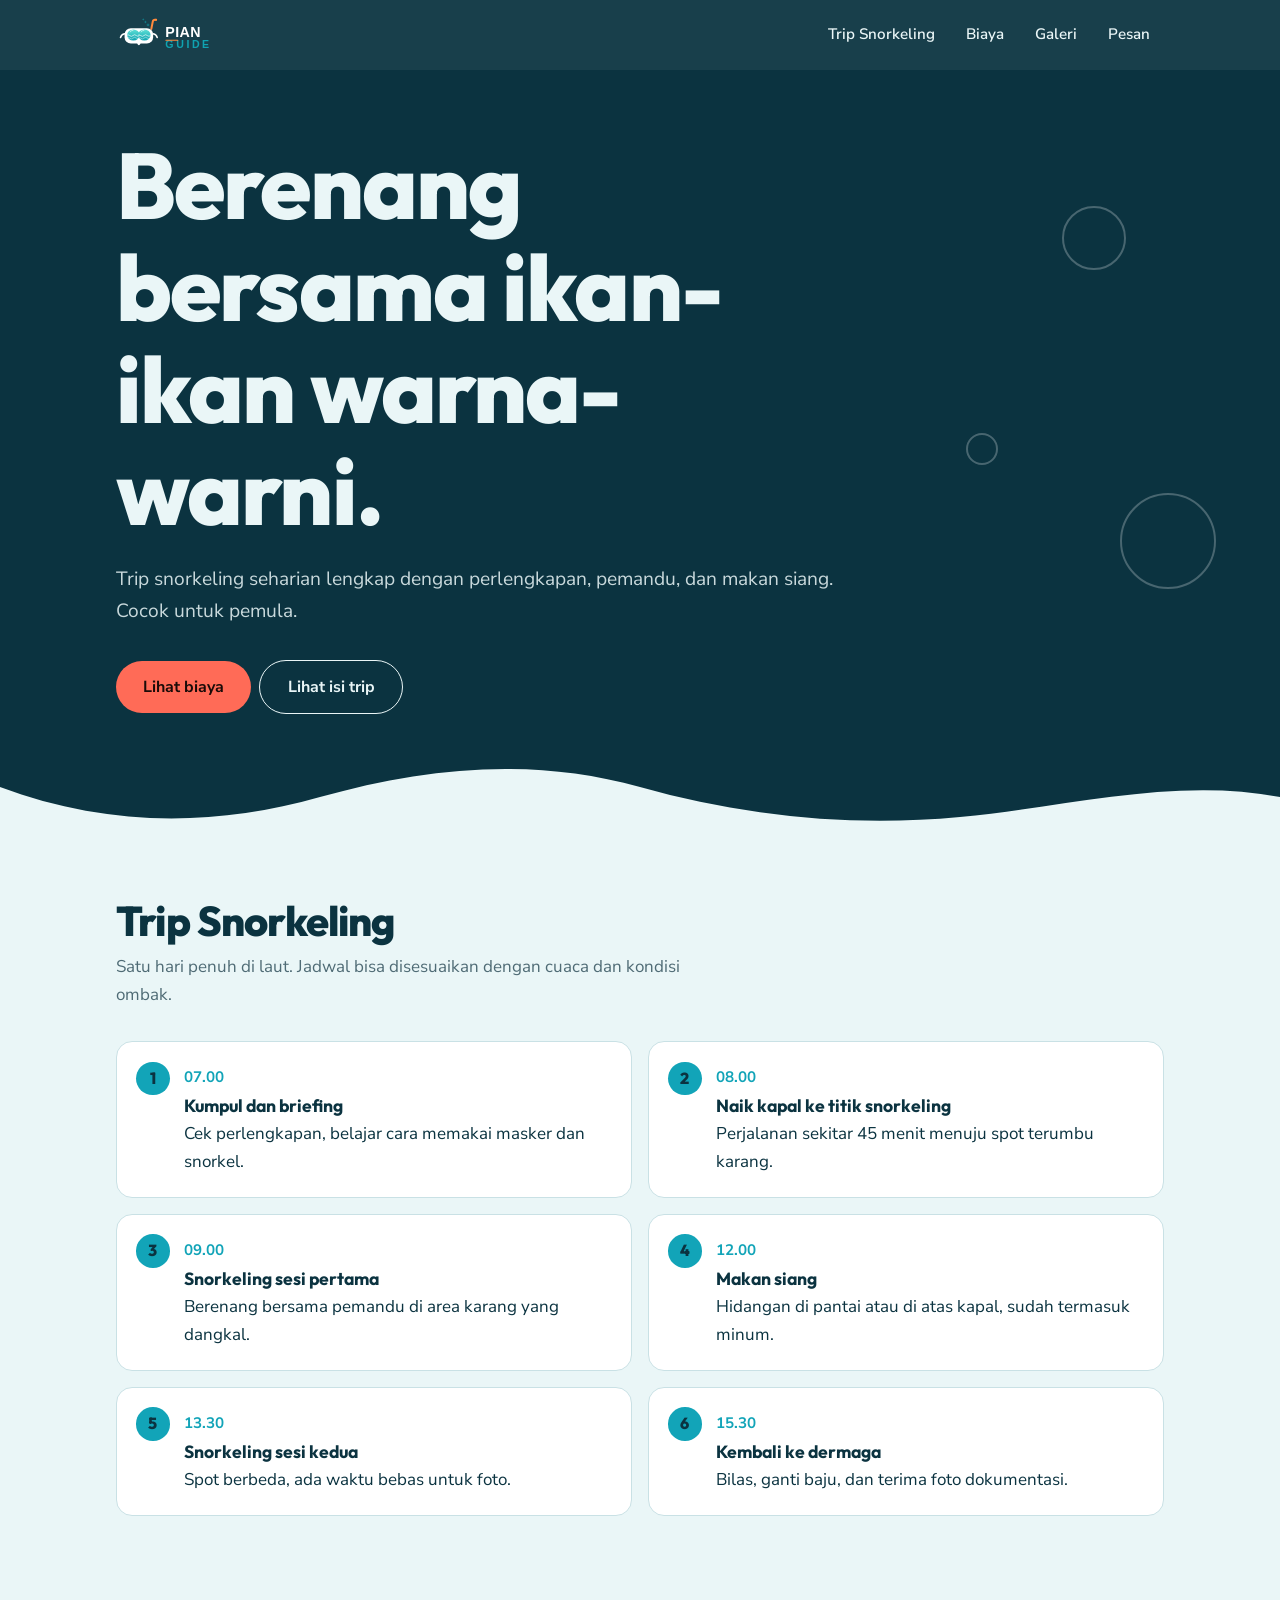
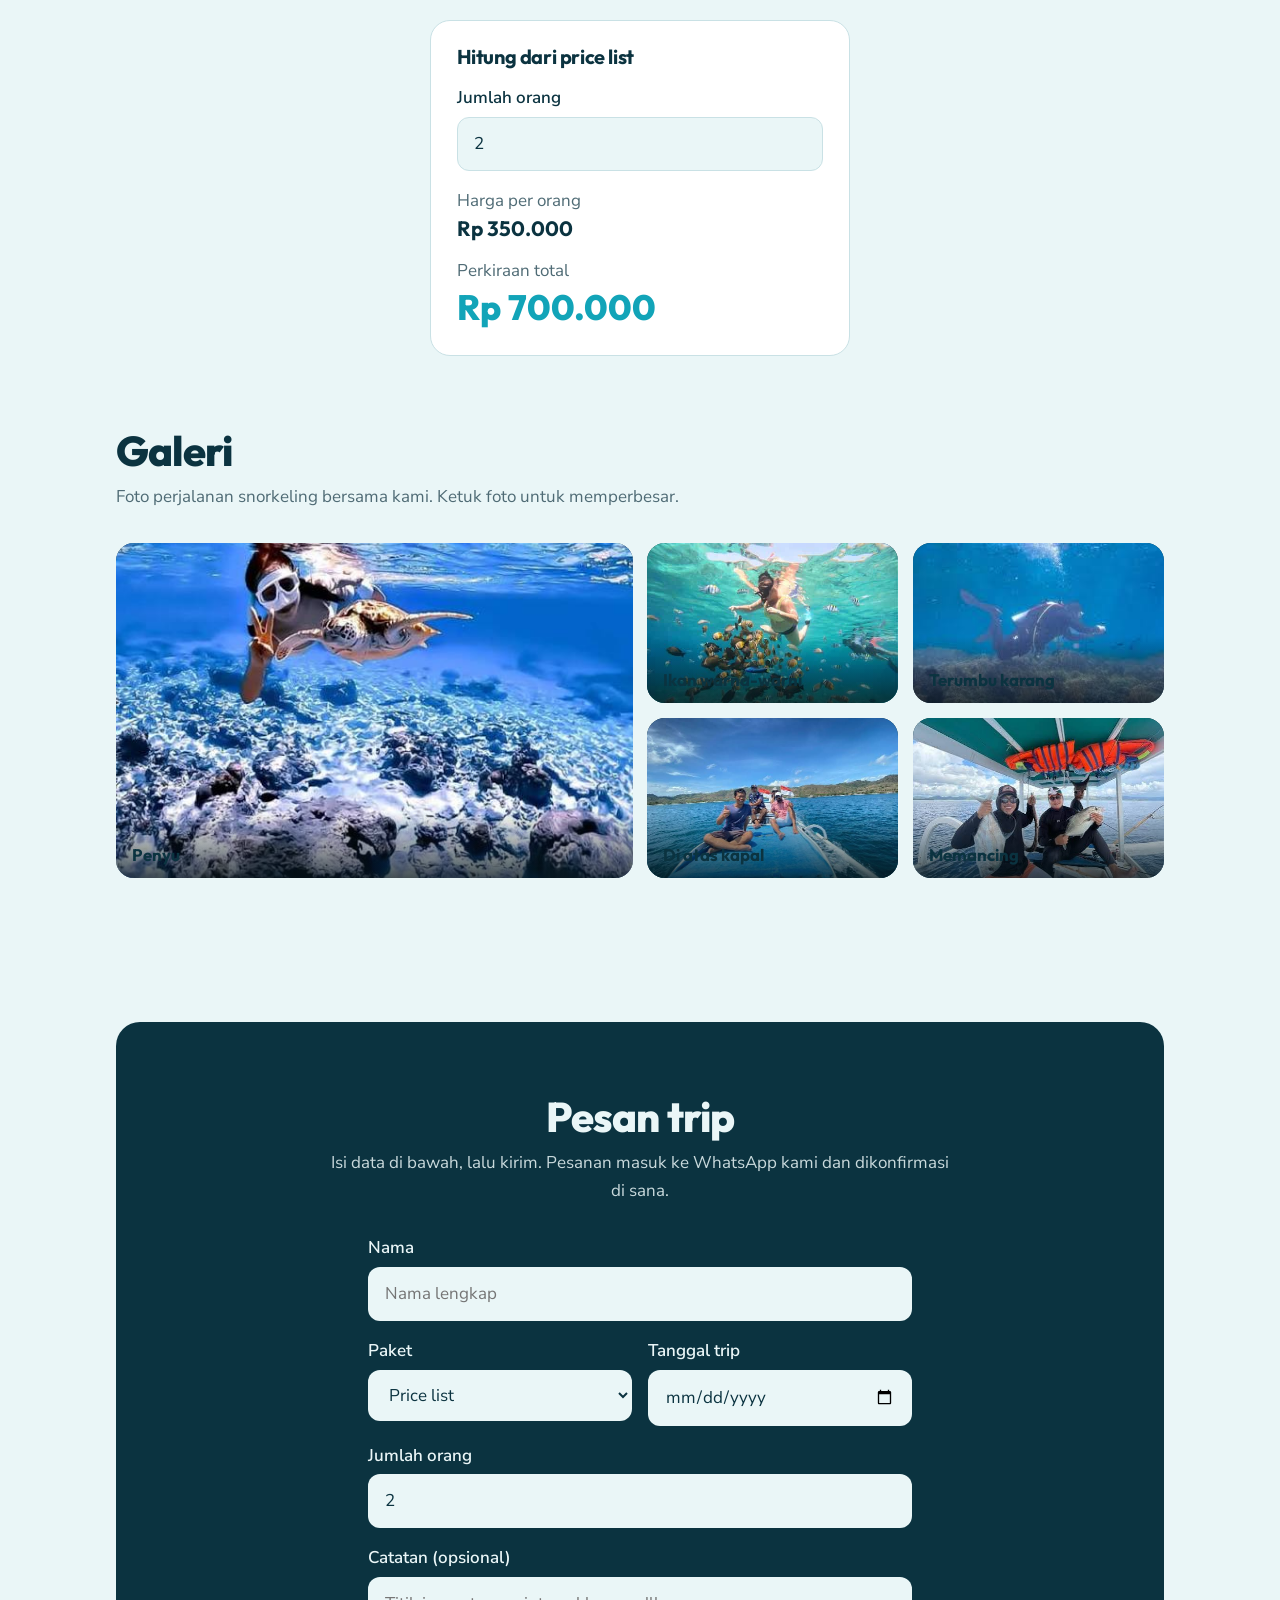
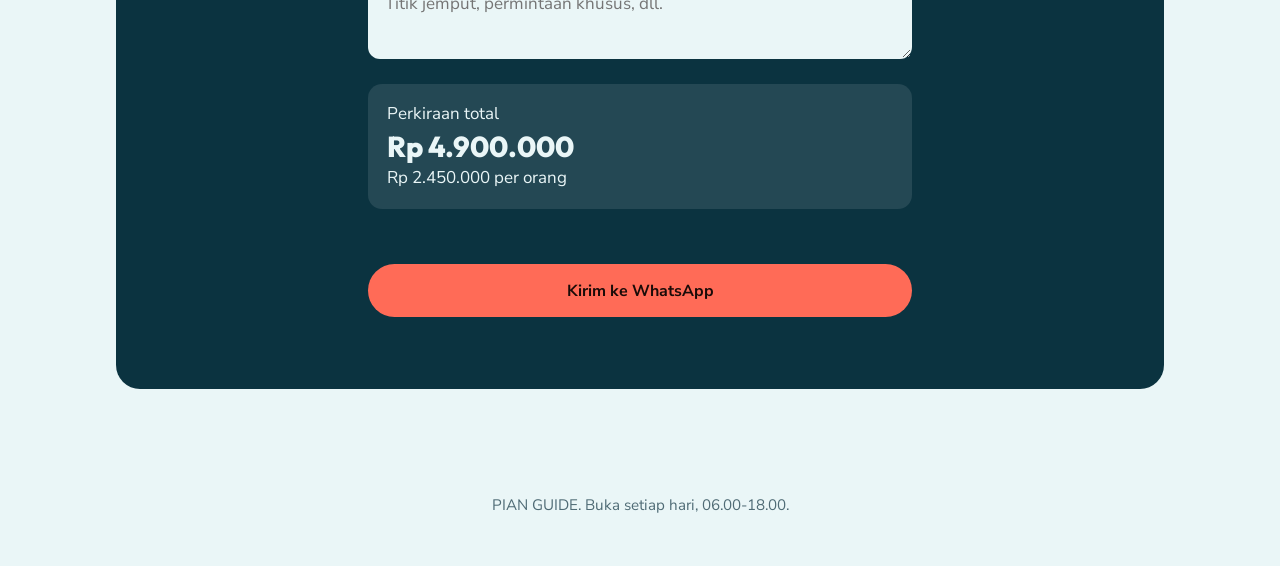
<file: index.html>
<!DOCTYPE html>
<html lang="id">
<head>
<meta charset="utf-8">
<meta name="viewport" content="width=device-width, initial-scale=1, viewport-fit=cover">
<title>Trip Snorkeling - PIAN GUIDE</title>
<link href="https://fonts.googleapis.com/css2?family=Outfit:wght@500;700;800&family=Nunito+Sans:wght@400;600&display=swap" rel="stylesheet">
<style>
:root{
  --bg:#EAF6F7;--card:#FFFFFF;--ink:#0B3340;--muted:#4F6B75;--line:#C9E1E5;
  --deep:#0B3340;--sea:#12A4B8;--coral:#FF6B57;--on-coral:#1A0B08;--on-deep:#EAF6F7;
  --head:"Outfit","Trebuchet MS",system-ui,sans-serif;--body:"Nunito Sans",system-ui,-apple-system,"Segoe UI",sans-serif;
  box-sizing:border-box;padding-top:env(safe-area-inset-top,0px);padding-bottom:env(safe-area-inset-bottom,0px)
}
@media (prefers-color-scheme:dark){:root:not([data-theme="light"]){--bg:#071D26;--card:#0E2B37;--ink:#E4F3F5;--muted:#93B3BC;--line:#1B4251;--deep:#04141B;--sea:#3CC8DB}}
:root[data-theme="dark"]{--bg:#071D26;--card:#0E2B37;--ink:#E4F3F5;--muted:#93B3BC;--line:#1B4251;--deep:#04141B;--sea:#3CC8DB}
html{scroll-behavior:smooth;scroll-padding-top:5rem}
*,*::before,*::after{box-sizing:border-box}
body{margin:0;background:var(--bg);color:var(--ink);font:400 1.0625rem/1.65 var(--body)}
a{color:inherit}
:focus-visible{outline:3px solid var(--coral);outline-offset:3px;border-radius:6px}
.wrap{max-width:68rem;margin:0 auto;padding:0 1.25rem}
h1,h2,h3{font-family:var(--head);line-height:1.1;margin:0;letter-spacing:-.02em}
h2{font-weight:800;font-size:clamp(1.8rem,4.5vw,2.6rem);margin-bottom:.6rem}
h3{font-weight:700;font-size:1.25rem}
p{margin:0 0 1rem;max-width:62ch}.muted{color:var(--muted)}
.top{position:sticky;top:0;z-index:10;background:color-mix(in srgb,var(--deep) 94%,transparent);backdrop-filter:blur(8px);padding-top:env(safe-area-inset-top,0px)}
.top .wrap{display:flex;align-items:center;justify-content:space-between;gap:1rem;padding-block:.8rem}
.logo{display:flex;align-items:center;text-decoration:none;flex-shrink:0;white-space:nowrap}
.logo img{height:44px;width:auto;display:block}
nav{display:flex;gap:.25rem;overflow-x:auto}
nav a{color:var(--on-deep);text-decoration:none;font-weight:600;font-size:.95rem;padding:.45rem .85rem;border-radius:999px;white-space:nowrap}
nav a:hover,nav a:focus-visible{background:rgba(255,255,255,.14)}
nav a.on{background:var(--coral);color:var(--on-coral)}
.hero{background:var(--deep);color:var(--on-deep);position:relative;overflow:hidden;padding:4rem 0 7rem}
.hero h1{font-weight:800;font-size:clamp(2.6rem,9vw,5.8rem);max-width:12ch;animation:rise .9s both cubic-bezier(.2,.8,.2,1)}
.hero p{font-size:1.2rem;margin:1.4rem 0 2rem;opacity:.85}
.btn{display:inline-block;background:var(--coral);color:var(--on-coral);font-weight:700;text-decoration:none;padding:.95rem 1.7rem;border-radius:999px;border:0;font:700 1rem var(--body);cursor:pointer;transition:transform .15s}
.btn:hover{transform:translateY(-2px)}
.btn.line{background:transparent;color:inherit;border:1.5px solid currentColor;margin-left:.5rem}
.wave{position:absolute;left:0;bottom:-1px;width:100%;height:5rem;display:block}
.bubble{position:absolute;border-radius:50%;border:2px solid rgba(255,255,255,.25);animation:float 9s infinite ease-in-out}
section{padding:4.5rem 0}
.steps{list-style:none;padding:0;margin:2rem 0 0;display:grid;gap:1rem;counter-reset:s}
.steps li{counter-increment:s;background:var(--card);border:1.5px solid var(--line);border-radius:16px;padding:1.3rem 1.3rem 1.3rem 4.2rem;position:relative}
.steps li::before{content:counter(s);position:absolute;left:1.2rem;top:1.2rem;width:2.1rem;height:2.1rem;border-radius:50%;background:var(--sea);color:var(--deep);font:800 1rem/2.1rem var(--head);text-align:center}
.steps b{font-family:var(--head);display:block;font-size:1.1rem}
.time{color:var(--sea);font-weight:700;font-size:.95rem}
.prices{display:grid;gap:1.25rem;margin-top:2rem}
.plan{background:var(--card);border:1.5px solid var(--line);border-radius:20px;overflow:hidden;display:flex;flex-direction:column}
.plan img{width:100%;height:auto;display:block;cursor:zoom-in}
.plan .in{padding:1.4rem 1.6rem 1.6rem;display:flex;flex-direction:column;flex:1}
.price{font:800 2.3rem/1 var(--head);margin:.8rem 0 .2rem}.price small{font:600 .95rem var(--body);opacity:.7}
.plan ul{padding-left:1.2rem;margin:1rem 0 1.4rem;flex:1}.plan li{margin-bottom:.35rem}
.pl{margin-top:2rem;display:grid;gap:1.25rem;align-items:start}
.pl img{width:100%;max-width:28rem;height:auto;border-radius:20px;display:block;border:1.5px solid var(--line);cursor:zoom-in}
.calc{background:var(--card);border:1.5px solid var(--line);border-radius:20px;padding:1.6rem;display:grid;gap:1rem}
.calc label{font-weight:600;display:block;margin-bottom:.3rem}
.calc input{width:100%;font:inherit;padding:.75rem 1rem;border-radius:12px;border:1.5px solid var(--line);background:var(--bg);color:var(--ink)}
.total{font:800 2.2rem var(--head);color:var(--sea)}
.gal{display:grid;gap:.9rem;grid-template-columns:1fr 1fr;margin-top:2rem}
.gal figure{position:relative;margin:0;border-radius:18px;overflow:hidden;min-height:10rem;background:var(--deep)}
.gal figure:nth-child(1){grid-column:span 2;min-height:15rem}
.gal img{position:absolute;inset:0;width:100%;height:100%;object-fit:cover;display:block;cursor:zoom-in}
.gal figcaption{position:absolute;left:0;right:0;bottom:0;padding:2rem 1rem .8rem;font:700 1.05rem var(--head);color:fff;background:linear-gradient(to top,rgba(4,20,27,.75),transparent);pointer-events:none}
.contact{background:var(--deep);color:var(--on-deep);border-radius:24px;padding:3rem 1.5rem;text-align:center}
.contact p{margin-inline:auto;opacity:.85}
.contact form{max-width:34rem;margin:1.8rem auto 0;text-align:left;display:grid;gap:1rem}
.contact label{display:block;font-weight:600;margin-bottom:.3rem}
.contact input,.contact select,.contact textarea{width:100%;font:inherit;padding:.75rem 1rem;border-radius:12px;border:1.5px solid transparent;background:#EAF6F7;color:#0B3340;color-scheme:light}
.contact textarea{resize:vertical;min-height:4.5rem}
.contact .row{display:grid;gap:1rem}
.contact .est{background:rgba(255,255,255,.1);border-radius:14px;padding:1rem 1.2rem}
.contact .est b{display:block;font:800 1.8rem var(--head)}
.contact .err{color:FFB4A8;min-height:1.4em;margin:0}
.contact .btn{text-align:center}
footer{padding:2rem 0 3rem;text-align:center;color:var(--muted);font-size:.95rem}
.lb{position:fixed;inset:0;z-index:50;background:rgba(4,20,27,.92);display:none;align-items:center;justify-content:center;padding:1rem;cursor:zoom-out}
.lb.open{display:flex}.lb img{max-width:100%;max-height:100%;border-radius:12px}
@keyframes rise{from{opacity:0;transform:translateY(28px)}to{opacity:1;transform:none}}
@keyframes float{50%{transform:translateY(-18px)}}
@media (min-width:52rem){
  .contact .row{grid-template-columns:1fr 1fr}
  .prices{grid-template-columns:repeat(2,1fr)}.pl{grid-template-columns:auto 1fr}
  .gal{grid-template-columns:repeat(4,1fr)}.gal figure:nth-child(1){grid-column:span 2;grid-row:span 2}
  .steps{grid-template-columns:1fr 1fr}.contact{padding:4.5rem}
}
@media (max-width:40rem){.btn.line{margin:.6rem 0 0}}
@media (prefers-reduced-motion:reduce){*{animation:none!important;transition:none!important;scroll-behavior:auto!important}}
</style>
</head>
<body>
<header class="top"><div class="wrap">
  <a class="logo" href="atas"><img src="pian-guide-logo-light.svg" alt="PIAN GUIDE"></a>
  <nav aria-label="Menu utama">
    <a href="trip" class="on">Trip Snorkeling</a><a href="biaya.html">Biaya</a><a href="galeri.html">Galeri</a><a href="pesan.html">Pesan</a>
  </nav>
</div></header>

<main id="atas">
  <div class="hero">
    <span class="bubble" style="width:4rem;height:4rem;right:12%;top:18%"></span>
    <span class="bubble" style="width:2rem;height:2rem;right:22%;top:48%;animation-delay:-3s"></span>
    <span class="bubble" style="width:6rem;height:6rem;right:5%;top:56%;animation-delay:-6s"></span>
    <div class="wrap">
      <h1>Berenang bersama ikan-ikan warna-warni.</h1>
      <p>Trip snorkeling seharian lengkap dengan perlengkapan, pemandu, dan makan siang. Cocok untuk pemula.</p>
      <a class="btn" href="biaya.html">Lihat biaya</a><a class="btn line" href="#trip">Lihat isi trip</a>
    </div>
    <svg class="wave" viewBox="0 0 1440 80" preserveAspectRatio="none" aria-hidden="true"><path fill="var(--bg)" d="M0 40c120 40 240 40 360 10s240-40 360-10 240 40 360 30 240-40 360-20v30H0z"/></svg>
  </div>

  <section id="trip"><div class="wrap">
    <h2>Trip Snorkeling</h2>
    <p class="muted">Satu hari penuh di laut. Jadwal bisa disesuaikan dengan cuaca dan kondisi ombak.</p>
    <ol class="steps">
      <li><span class="time">07.00</span><b>Kumpul dan briefing</b>Cek perlengkapan, belajar cara memakai masker dan snorkel.</li>
      <li><span class="time">08.00</span><b>Naik kapal ke titik snorkeling</b>Perjalanan sekitar 45 menit menuju spot terumbu karang.</li>
      <li><span class="time">09.00</span><b>Snorkeling sesi pertama</b>Berenang bersama pemandu di area karang yang dangkal.</li>
      <li><span class="time">12.00</span><b>Makan siang</b>Hidangan di pantai atau di atas kapal, sudah termasuk minum.</li>
      <li><span class="time">13.30</span><b>Snorkeling sesi kedua</b>Spot berbeda, ada waktu bebas untuk foto.</li>
      <li><span class="time">15.30</span><b>Kembali ke dermaga</b>Bilas, ganti baju, dan terima foto dokumentasi.</li>
    </ol>
  </div></section>

  <div class="pl" style="display:flex;justify-content:center;align-items:center;width:100%">
  <form class="calc" onsubmit="return false" aria-label="Hitung biaya"
        style="width:100%;max-width:420px;margin:0 auto">
    <h3>Hitung dari price list</h3>
    <div>
      <label for="jm">Jumlah orang</label>
      <input id="jm" type="number" min="1" max="100" value="2" inputmode="numeric">
    </div>
    <div>
      <div class="muted">Harga per orang</div>
      <div id="pp" style="font:700 1.3rem var(--head)" aria-live="polite">Rp 350.000</div>
    </div>
    <div>
      <div class="muted">Perkiraan total</div>
      <div class="total" id="tt" aria-live="polite">Rp 700.000</div>
    </div>
  </form>
</div>

<script>
(function () {
  var HARGA_PER_ORANG = 350000;
  var input = document.getElementById('jm');
  var pp = document.getElementById('pp');
  var tt = document.getElementById('tt');

  function rupiah(n) {
    return 'Rp ' + n.toLocaleString('id-ID');
  }

  function hitung() {
    var jumlah = parseInt(input.value, 10);
    if (isNaN(jumlah) || jumlah < 1) jumlah = 1;
    if (jumlah > 100) jumlah = 100;
    pp.textContent = rupiah(HARGA_PER_ORANG);
    tt.textContent = rupiah(HARGA_PER_ORANG * jumlah);
  }

  input.addEventListener('input', hitung);
  input.addEventListener('change', function () {
    var v = parseInt(input.value, 10);
    if (isNaN(v) || v < 1) input.value = 1;
    if (v > 100) input.value = 100;
    hitung();
  });

  hitung();
})();
</script>
  <section id="galeri.html"><div class="wrap">
    <h2>Galeri</h2>
    <p class="muted">Foto perjalanan snorkeling bersama kami. Ketuk foto untuk memperbesar.</p>
    <div class="gal"><figure><img src="[data-uri]" alt="Bertemu penyu saat snorkeling" loading="lazy"><figcaption>Penyu</figcaption></figure><figure><img src="[data-uri]" alt="Snorkeling di antara ikan warna-warni" loading="lazy"><figcaption>Ikan warna-warni</figcaption></figure><figure><img src="[data-uri]" alt="Penyelam di atas terumbu karang" loading="lazy"><figcaption>Terumbu karang</figcaption></figure><figure><img src="[data-uri]" alt="Tamu menikmati perjalanan di atas kapal" loading="lazy"><figcaption>Di atas kapal</figcaption></figure><figure><img src="[data-uri]" alt="Memancing dari kapal" loading="lazy"><figcaption>Memancing</figcaption></figure></div>
  </div></section>
    <section id="kontak"><div class="wrap">
    <div class="contact">
      <h2>Pesan trip</h2>
      <p>Isi data di bawah, lalu kirim. Pesanan masuk ke WhatsApp kami dan dikonfirmasi di sana.</p>
      <form onsubmit="return false" aria-label="Form pemesanan">
        <div><label for="nm">Nama</label>
          <input id="nm" type="text" autocomplete="name" placeholder="Nama lengkap"></div>
        <div class="row">
          <div><label for="pk">Paket</label>
            <select id="pk">
              <option>Price list</option>
              <option>3 Gili Sekotong</option>
              <option>Secret Gilis Lombok</option>
            </select></div>
          <div><label for="tg">Tanggal trip</label>
            <input id="tg" type="date"></div>
        </div>
        <div><label for="jo">Jumlah orang</label>
          <input id="jo" type="number" min="1" max="100" value="2" inputmode="numeric"></div>
        <div><label for="ct">Catatan (opsional)</label>
          <textarea id="ct" placeholder="Titik jemput, permintaan khusus, dll."></textarea></div>
        <div class="est">Perkiraan total<b id="et">-</b><span id="en"></span></div>
        <p class="err" id="er" role="alert"></p>
        <a class="btn" id="kirim" href="#" target="_blank" rel="noopener">Kirim ke WhatsApp</a>
      </form>
    </div>
  </div></section>
</main>
<footer><div class="wrap">PIAN GUIDE. Buka setiap hari, 06.00-18.00.</div></footer>

<div class="lb" id="lb" role="dialog" aria-label="Gambar diperbesar"><img alt=""></div>

<script>
const jm=document.getElementById('jm'),tt=document.getElementById('tt'),pp=document.getElementById('pp');
const fmt=v=>'Rp '+v.toLocaleString('id-ID');
function harga(n){return n<=2?2450000:n===3?1750000:n===4?1375000:n<=6?1150000:null}
function hitung(){
  const n=Math.max(1,parseInt(jm.value)||1),h=harga(n);
  if(h===null){pp.textContent='Hubungi kami';tt.textContent='Tanya harga';return}
  pp.textContent=fmt(h);tt.textContent=fmt(Math.max(n,2)*h);
}
jm.addEventListener('input',hitung);
const lb=document.getElementById('lb'),lbi=lb.querySelector('img');
document.querySelectorAll('.plan img,.pl img,.gal img').forEach(i=>i.addEventListener('click',()=>{lbi.src=i.src;lbi.alt=i.alt;lb.classList.add('open')}));
lb.addEventListener('click',()=>lb.classList.remove('open'));
addEventListener('keydown',e=>{if(e.key==='Escape')lb.classList.remove('open')});

const WA='6287862232321';
const F={nm:document.getElementById('nm'),pk:document.getElementById('pk'),tg:document.getElementById('tg'),jo:document.getElementById('jo'),ct:document.getElementById('ct')};
const et=document.getElementById('et'),en=document.getElementById('en'),er=document.getElementById('er'),kirim=document.getElementById('kirim');
const d=new Date();F.tg.min=d.getFullYear()+'-'+String(d.getMonth()+1).padStart(2,'0')+'-'+String(d.getDate()).padStart(2,'0');
function estimasi(){
  const n=Math.max(1,parseInt(F.jo.value)||1),p=F.pk.value;
  if(p==='Price list'){const h=harga(n);return h===null?{t:'Tanya harga',n:'Price list berlaku untuk 2-6 orang.'}:{t:fmt(Math.max(n,2)*h),n:fmt(h)+' per orang'}}
  return n>=5?{t:fmt(n*300000),n:'Rp 300.000 per orang'}:{t:'Min. 5 orang',n:'Paket ini mulai dari 5 orang.'};
}
function tglIndo(v){return new Date(v+'T00:00').toLocaleDateString('id-ID',{weekday:'long',day:'numeric',month:'long',year:'numeric'})}
function update(){
  const e=estimasi();et.textContent=e.t;en.textContent=e.n;
  const n=Math.max(1,parseInt(F.jo.value)||1);
  const msg=['Halo PIAN GUIDE, saya mau pesan trip snorkeling.','',
    'Nama: '+(F.nm.value.trim()||'-'),'Paket: '+(F.pk.value==='Price list'?'Sesuai price list':F.pk.value),
    'Tanggal: '+(F.tg.value?tglIndo(F.tg.value):'-'),'Jumlah orang: '+n,'Perkiraan total: '+e.t+(e.n?' ('+e.n+')':''),
    'Catatan: '+(F.ct.value.trim()||'-'),'','Apakah tanggal ini masih tersedia?'].join('\n');
  kirim.href='https://wa.me/'+WA+'?text='+encodeURIComponent(msg);
}
Object.values(F).forEach(el=>{el.addEventListener('input',update);el.addEventListener('change',update)});
kirim.addEventListener('click',ev=>{
  if(!F.nm.value.trim()){ev.preventDefault();er.textContent='Isi nama Anda dulu.';F.nm.focus();return}
  if(!F.tg.value){ev.preventDefault();er.textContent='Pilih tanggal trip dulu.';F.tg.focus();return}
  er.textContent='';
});
document.querySelectorAll('[data-paket]').forEach(a=>a.addEventListener('click',()=>{F.pk.value=a.dataset.paket;update()}));
update();
const links=[...document.querySelectorAll('nav a')];
const io=new IntersectionObserver(es=>es.forEach(e=>{if(e.isIntersecting){links.forEach(l=>l.classList.toggle('on',l.getAttribute('href')==='#'+e.target.id))}}),{rootMargin:'-40% 0px -55% 0px'});
['trip','biaya','galeri','kontak'].forEach(id=>io.observe(document.getElementById(id)));
</script>
</body>
</html>
</file>
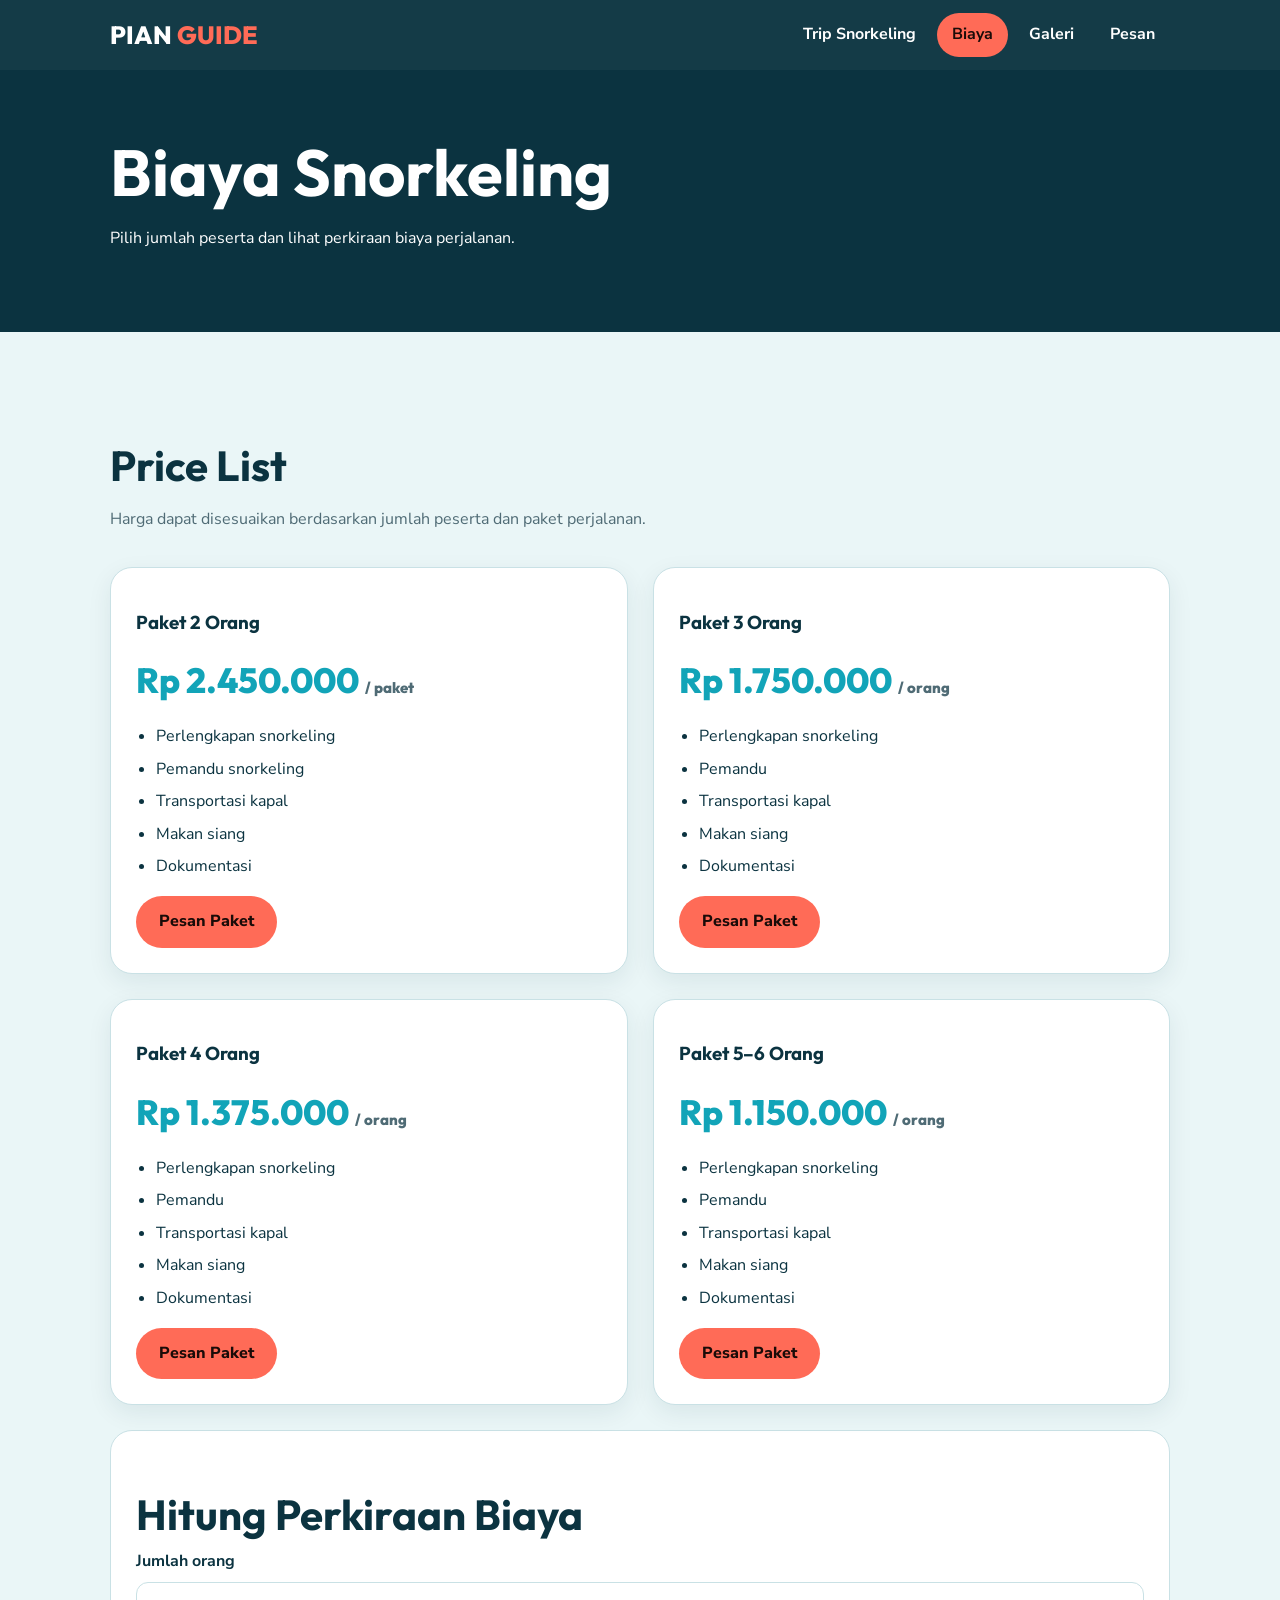
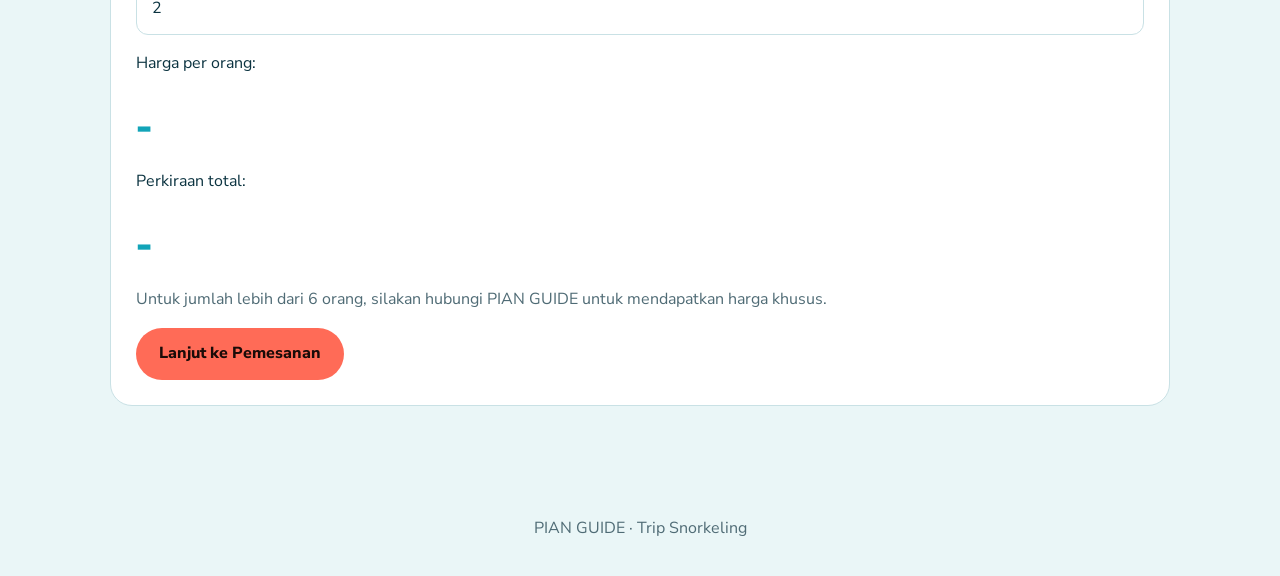
<file: biaya.html>
<!DOCTYPE html>
<html lang="id">

<head>

<meta charset="UTF-8">

<meta name="viewport"
      content="width=device-width, initial-scale=1.0">

<title>Biaya - PIAN GUIDE</title>

<link rel="stylesheet"
      href="style.css">

</head>

<body>

<header class="top">

<div class="wrap">

<a href="index.html"
   class="logo">
PIAN <span>GUIDE</span>
</a>

<nav>

<a href="index.html">
Trip Snorkeling
</a>

<a href="biaya.html"
   class="active">
Biaya
</a>

<a href="galeri.html">
Galeri
</a>

<a href="pesan.html">
Pesan
</a>

</nav>

</div>

</header>


<main>


<section class="page-title">

<div class="wrap">

<h1>
Biaya Snorkeling
</h1>

<p>
Pilih jumlah peserta dan lihat
perkiraan biaya perjalanan.
</p>

</div>

</section>


<section>

<div class="wrap">

<h2>
Price List
</h2>

<p class="muted">
Harga dapat disesuaikan berdasarkan
jumlah peserta dan paket perjalanan.
</p>


<div class="prices">


<article class="plan">

<div class="in">

<h3>
Paket 2 Orang
</h3>

<div class="price">
Rp 2.450.000
<small>
/ paket
</small>
</div>

<ul>

<li>Perlengkapan snorkeling</li>

<li>Pemandu snorkeling</li>

<li>Transportasi kapal</li>

<li>Makan siang</li>

<li>Dokumentasi</li>

</ul>

<a href="pesan.html"
   class="btn">
Pesan Paket
</a>

</div>

</article>


<article class="plan">

<div class="in">

<h3>
Paket 3 Orang
</h3>

<div class="price">
Rp 1.750.000
<small>
/ orang
</small>
</div>

<ul>

<li>Perlengkapan snorkeling</li>

<li>Pemandu</li>

<li>Transportasi kapal</li>

<li>Makan siang</li>

<li>Dokumentasi</li>

</ul>

<a href="pesan.html"
   class="btn">
Pesan Paket
</a>

</div>

</article>


<article class="plan">

<div class="in">

<h3>
Paket 4 Orang
</h3>

<div class="price">
Rp 1.375.000
<small>
/ orang
</small>
</div>

<ul>

<li>Perlengkapan snorkeling</li>

<li>Pemandu</li>

<li>Transportasi kapal</li>

<li>Makan siang</li>

<li>Dokumentasi</li>

</ul>

<a href="pesan.html"
   class="btn">
Pesan Paket
</a>

</div>

</article>


<article class="plan">

<div class="in">

<h3>
Paket 5–6 Orang
</h3>

<div class="price">
Rp 1.150.000
<small>
/ orang
</small>
</div>

<ul>

<li>Perlengkapan snorkeling</li>

<li>Pemandu</li>

<li>Transportasi kapal</li>

<li>Makan siang</li>

<li>Dokumentasi</li>

</ul>

<a href="pesan.html"
   class="btn">
Pesan Paket
</a>

</div>

</article>


</div>


<!-- KALKULATOR -->

<div class="calc">

<h2>
Hitung Perkiraan Biaya
</h2>

<label for="jumlah">
Jumlah orang
</label>

<input
    id="jumlah"
    type="number"
    min="1"
    max="100"
    value="2"
>


<p>
Harga per orang:
</p>

<div class="total"
     id="hargaPerOrang">
-
</div>


<p>
Perkiraan total:
</p>

<div class="total"
     id="totalHarga">
-
</div>


<p class="muted">
Untuk jumlah lebih dari 6 orang,
silakan hubungi PIAN GUIDE untuk
mendapatkan harga khusus.
</p>


<a href="pesan.html"
   class="btn">
Lanjut ke Pemesanan
</a>

</div>

</div>

</section>

</main>


<footer>

<div class="wrap">
PIAN GUIDE · Trip Snorkeling
</div>

</footer>


<script src="script.js"></script>

</body>

</html>
</file>
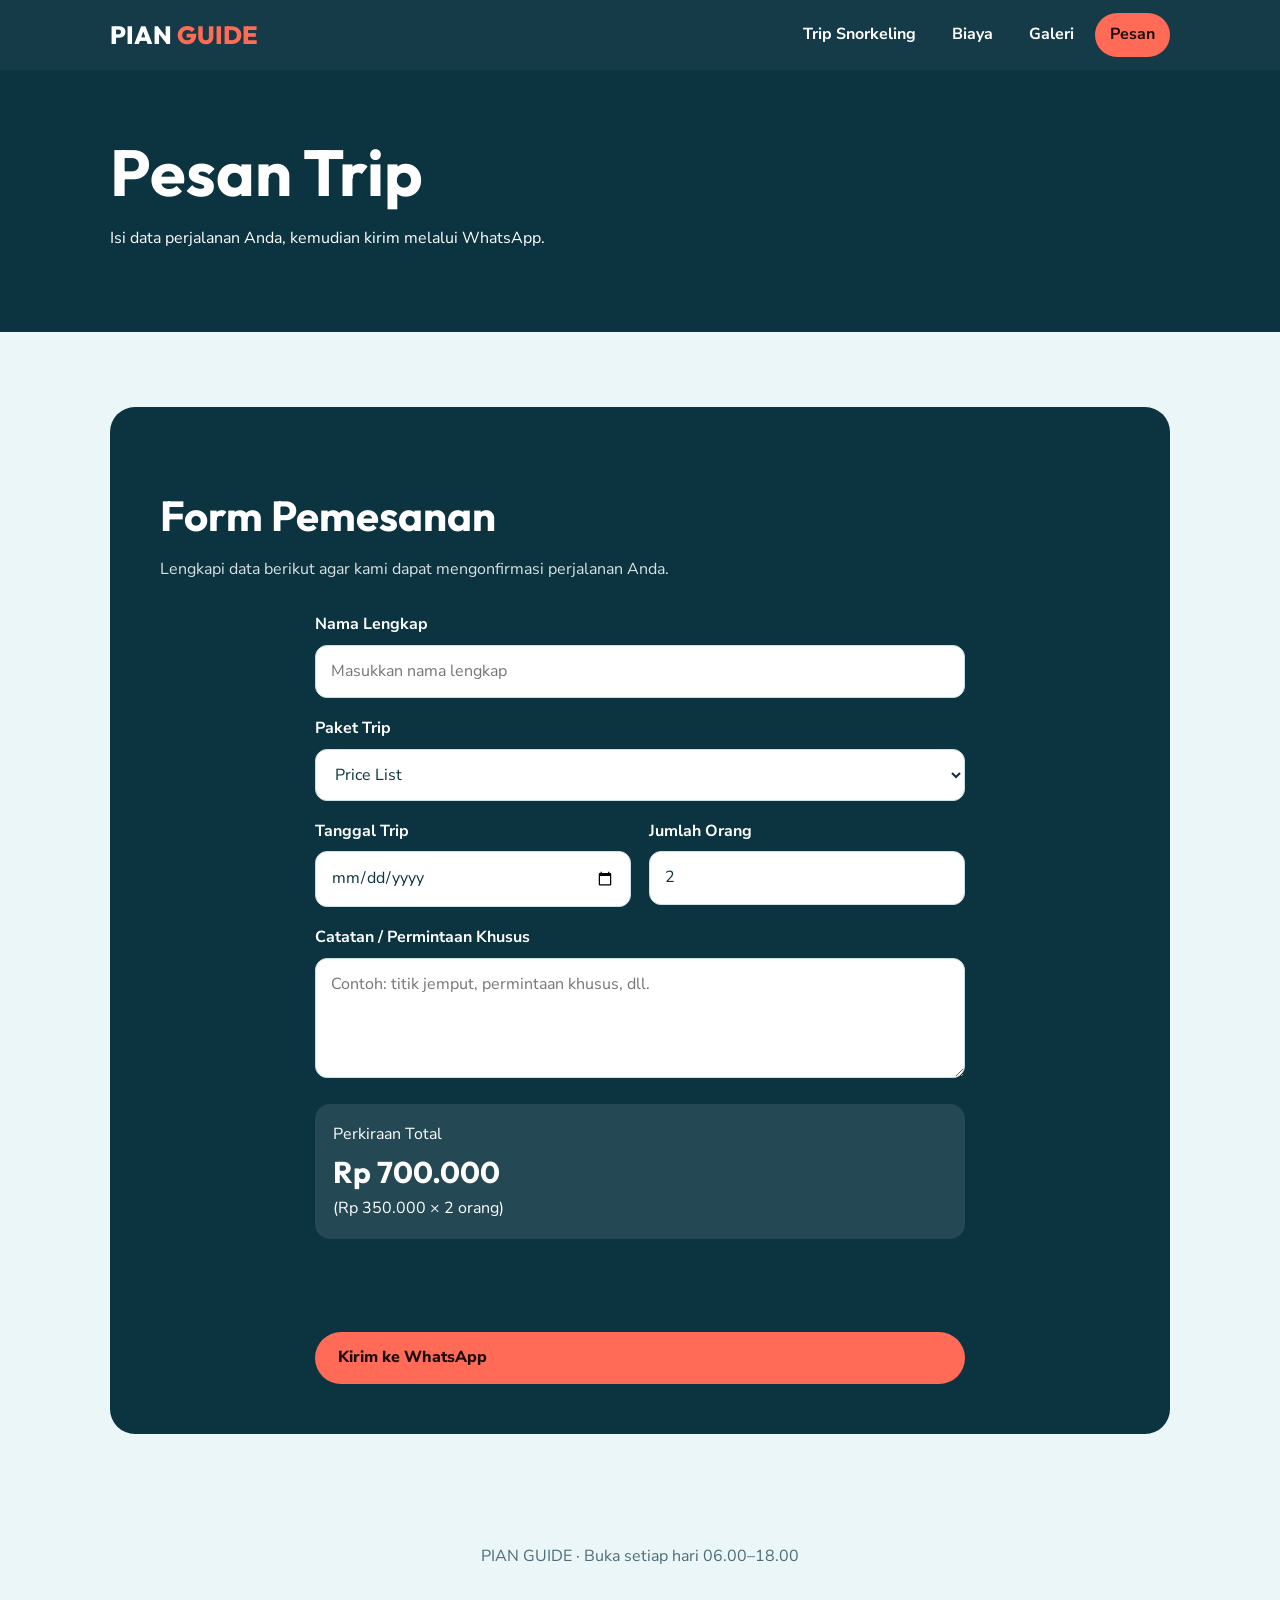
<file: pesan.html>
<!DOCTYPE html>
<html lang="id">

<head>

<meta charset="UTF-8">

<meta name="viewport"
      content="width=device-width, initial-scale=1.0">

<title>Pesan Trip - PIAN GUIDE</title>

<link rel="stylesheet"
      href="style.css">

</head>

<body>

<header class="top">

<div class="wrap">

<a href="index.html"
   class="logo">
PIAN <span>GUIDE</span>
</a>

<nav>

<a href="index.html">
Trip Snorkeling
</a>

<a href="biaya.html">
Biaya
</a>

<a href="galeri.html">
Galeri
</a>

<a href="pesan.html"
   class="active">
Pesan
</a>

</nav>

</div>

</header>


<main>


<section class="page-title">

<div class="wrap">

<h1>
Pesan Trip
</h1>

<p>
Isi data perjalanan Anda,
kemudian kirim melalui WhatsApp.
</p>

</div>

</section>


<section>

<div class="wrap">

<div class="contact">

<h2>
Form Pemesanan
</h2>

<p>
Lengkapi data berikut agar kami
dapat mengonfirmasi perjalanan Anda.
</p>


<form
onsubmit="return false"
>


<div>

<label for="nama">
Nama Lengkap
</label>

<input
id="nama"
type="text"
placeholder="Masukkan nama lengkap"
autocomplete="name"
>

</div>


<div>

<label for="paket">
Paket Trip
</label>

<select id="paket">

<option value="Price list">
Price List
</option>

<option value="3 Gili Sekotong">
3 Gili Sekotong
</option>

<option value="Secret Gilis Lombok">
Secret Gilis Lombok
</option>

</select>

</div>


<div class="row">


<div>

<label for="tanggal">
Tanggal Trip
</label>

<input
id="tanggal"
type="date"
>

</div>


<div>

<label for="jumlahOrang">
Jumlah Orang
</label>

<input
id="jumlahOrang"
type="number"
min="1"
max="100"
value="2"
>

</div>


</div>


<div>

<label for="catatan">
Catatan / Permintaan Khusus
</label>

<textarea
id="catatan"
placeholder="Contoh: titik jemput, permintaan khusus, dll."
></textarea>

</div>


<div class="est">

Perkiraan Total

<b id="estimasi">
-
</b>

<span id="keterangan">
</span>

</div>


<p
class="err"
id="error">
</p>


<a
id="kirim"
href="#"
target="_blank"
class="btn"
>
Kirim ke WhatsApp
</a>


</form>

</div>

</div>

</section>

</main>


<footer>

<div class="wrap">

PIAN GUIDE · Buka setiap hari
06.00–18.00

</div>

</footer>


<script>
(function () {
  var HARGA_PER_ORANG = 350000;
  var NOMOR_WA = '62XXXXXXXXXXX'; // ganti dengan nomor WhatsApp Anda (format 62, tanpa + dan tanpa 0 di depan)

  var nama = document.getElementById('nama');
  var paket = document.getElementById('paket');
  var tanggal = document.getElementById('tanggal');
  var jumlahOrang = document.getElementById('jumlahOrang');
  var catatan = document.getElementById('catatan');
  var estimasi = document.getElementById('estimasi');
  var keterangan = document.getElementById('keterangan');
  var error = document.getElementById('error');
  var kirim = document.getElementById('kirim');

  function rupiah(n) {
    return 'Rp ' + n.toLocaleString('id-ID');
  }

  function ambilJumlah() {
    var j = parseInt(jumlahOrang.value, 10);
    if (isNaN(j) || j < 1) j = 1;
    if (j > 100) j = 100;
    return j;
  }

  function formatTanggal(v) {
    if (!v) return '-';
    var p = v.split('-');
    var d = new Date(parseInt(p[0], 10), parseInt(p[1], 10) - 1, parseInt(p[2], 10));
    return d.toLocaleDateString('id-ID', {
      weekday: 'long', day: 'numeric', month: 'long', year: 'numeric'
    });
  }

  function buatLink() {
    var jumlah = ambilJumlah();
    var total = HARGA_PER_ORANG * jumlah;
    var pesan =
      'Halo PIAN GUIDE, saya ingin memesan trip.\n\n' +
      'Nama: ' + nama.value.trim() + '\n' +
      'Paket: ' + paket.value + '\n' +
      'Tanggal: ' + formatTanggal(tanggal.value) + '\n' +
      'Jumlah orang: ' + jumlah + '\n' +
      'Perkiraan total: ' + rupiah(total) + ' (' + rupiah(HARGA_PER_ORANG) + '/orang)\n' +
      'Catatan: ' + (catatan.value.trim() || '-');
    return 'https://wa.me/' + NOMOR_WA + '?text=' + encodeURIComponent(pesan);
  }

  function hitung() {
    var jumlah = ambilJumlah();
    var total = HARGA_PER_ORANG * jumlah;
    estimasi.textContent = rupiah(total);
    keterangan.textContent = ' (' + rupiah(HARGA_PER_ORANG) + ' × ' + jumlah + ' orang)';
    kirim.href = buatLink();
  }

  jumlahOrang.addEventListener('input', hitung);
  jumlahOrang.addEventListener('change', function () {
    jumlahOrang.value = ambilJumlah();
    hitung();
  });
  [nama, paket, tanggal, catatan].forEach(function (el) {
    el.addEventListener('input', hitung);
    el.addEventListener('change', hitung);
  });

  kirim.addEventListener('click', function (e) {
    error.textContent = '';
    if (!nama.value.trim()) {
      e.preventDefault();
      error.textContent = 'Nama lengkap wajib diisi.';
      nama.focus();
      return;
    }
    if (!tanggal.value) {
      e.preventDefault();
      error.textContent = 'Tanggal trip wajib dipilih.';
      tanggal.focus();
      return;
    }
    kirim.href = buatLink();
  });

  hitung();
})();
</script>

</body>

</html>
</file>
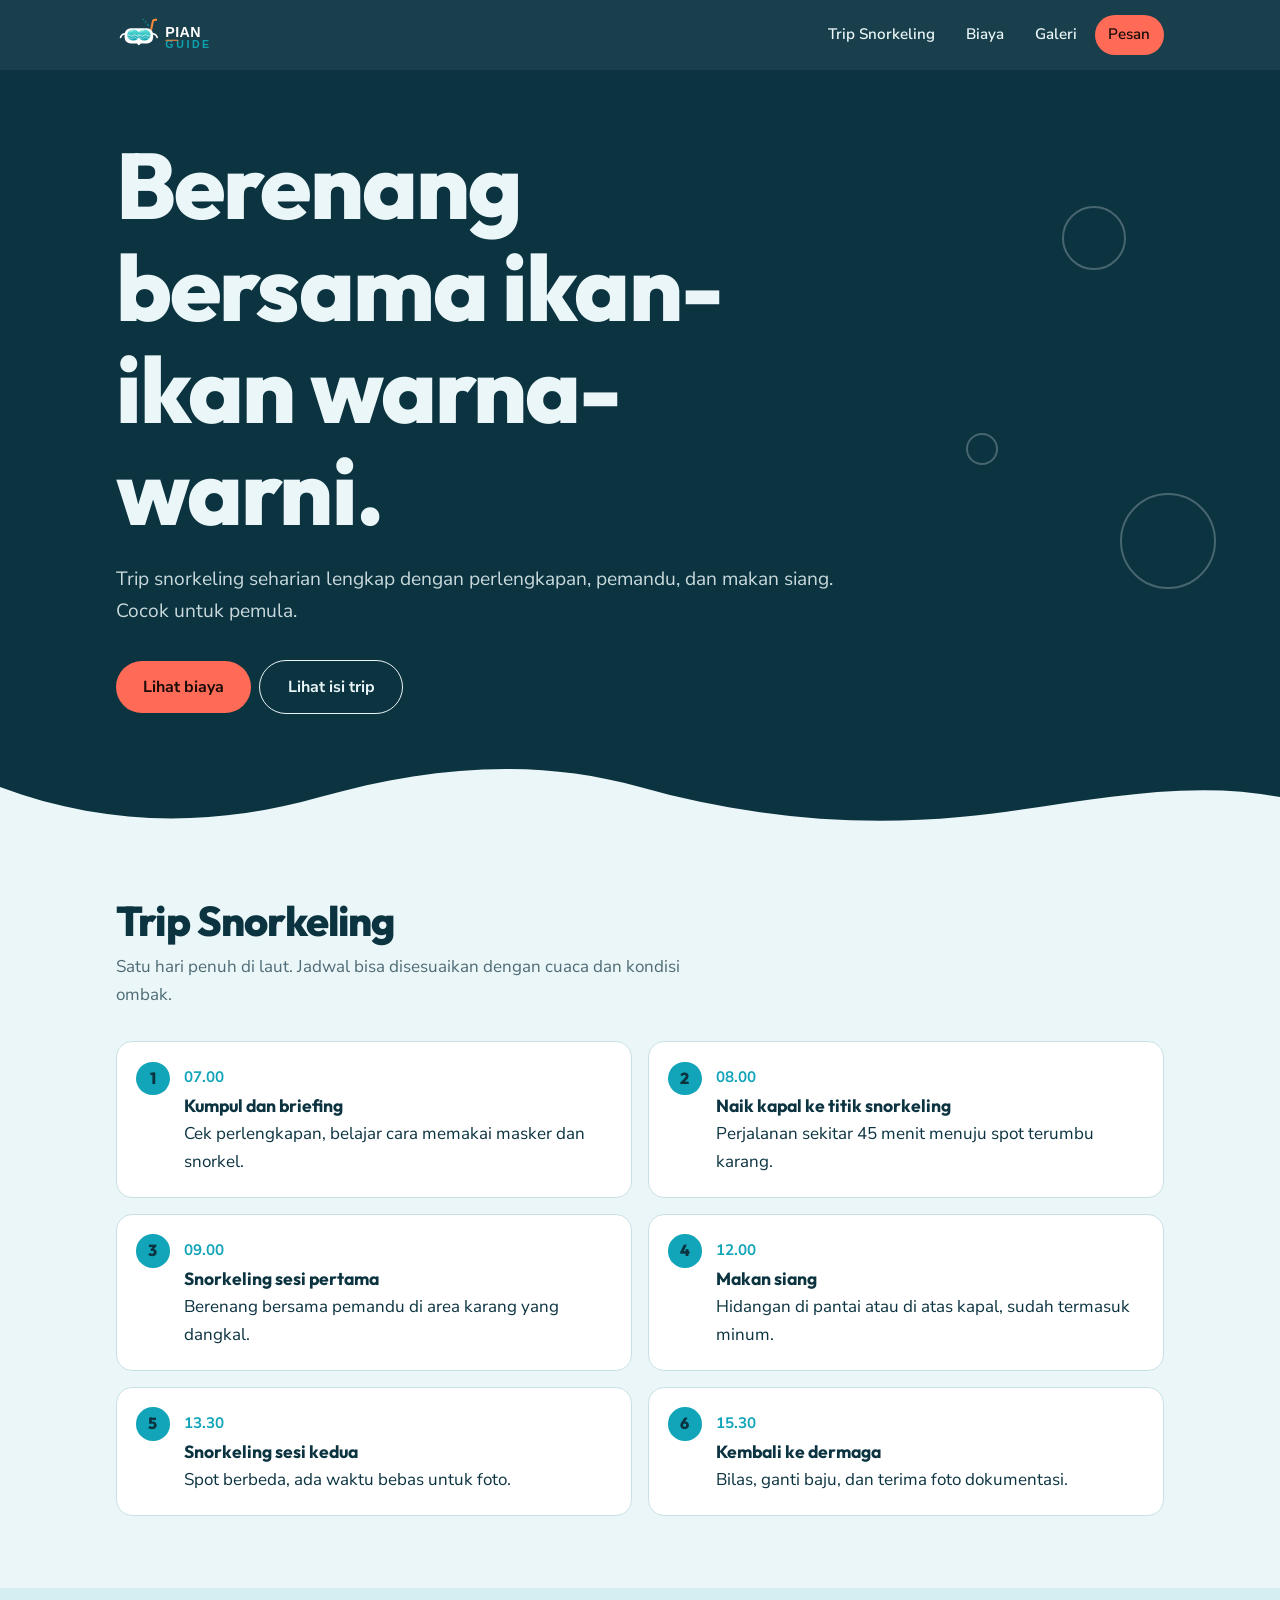
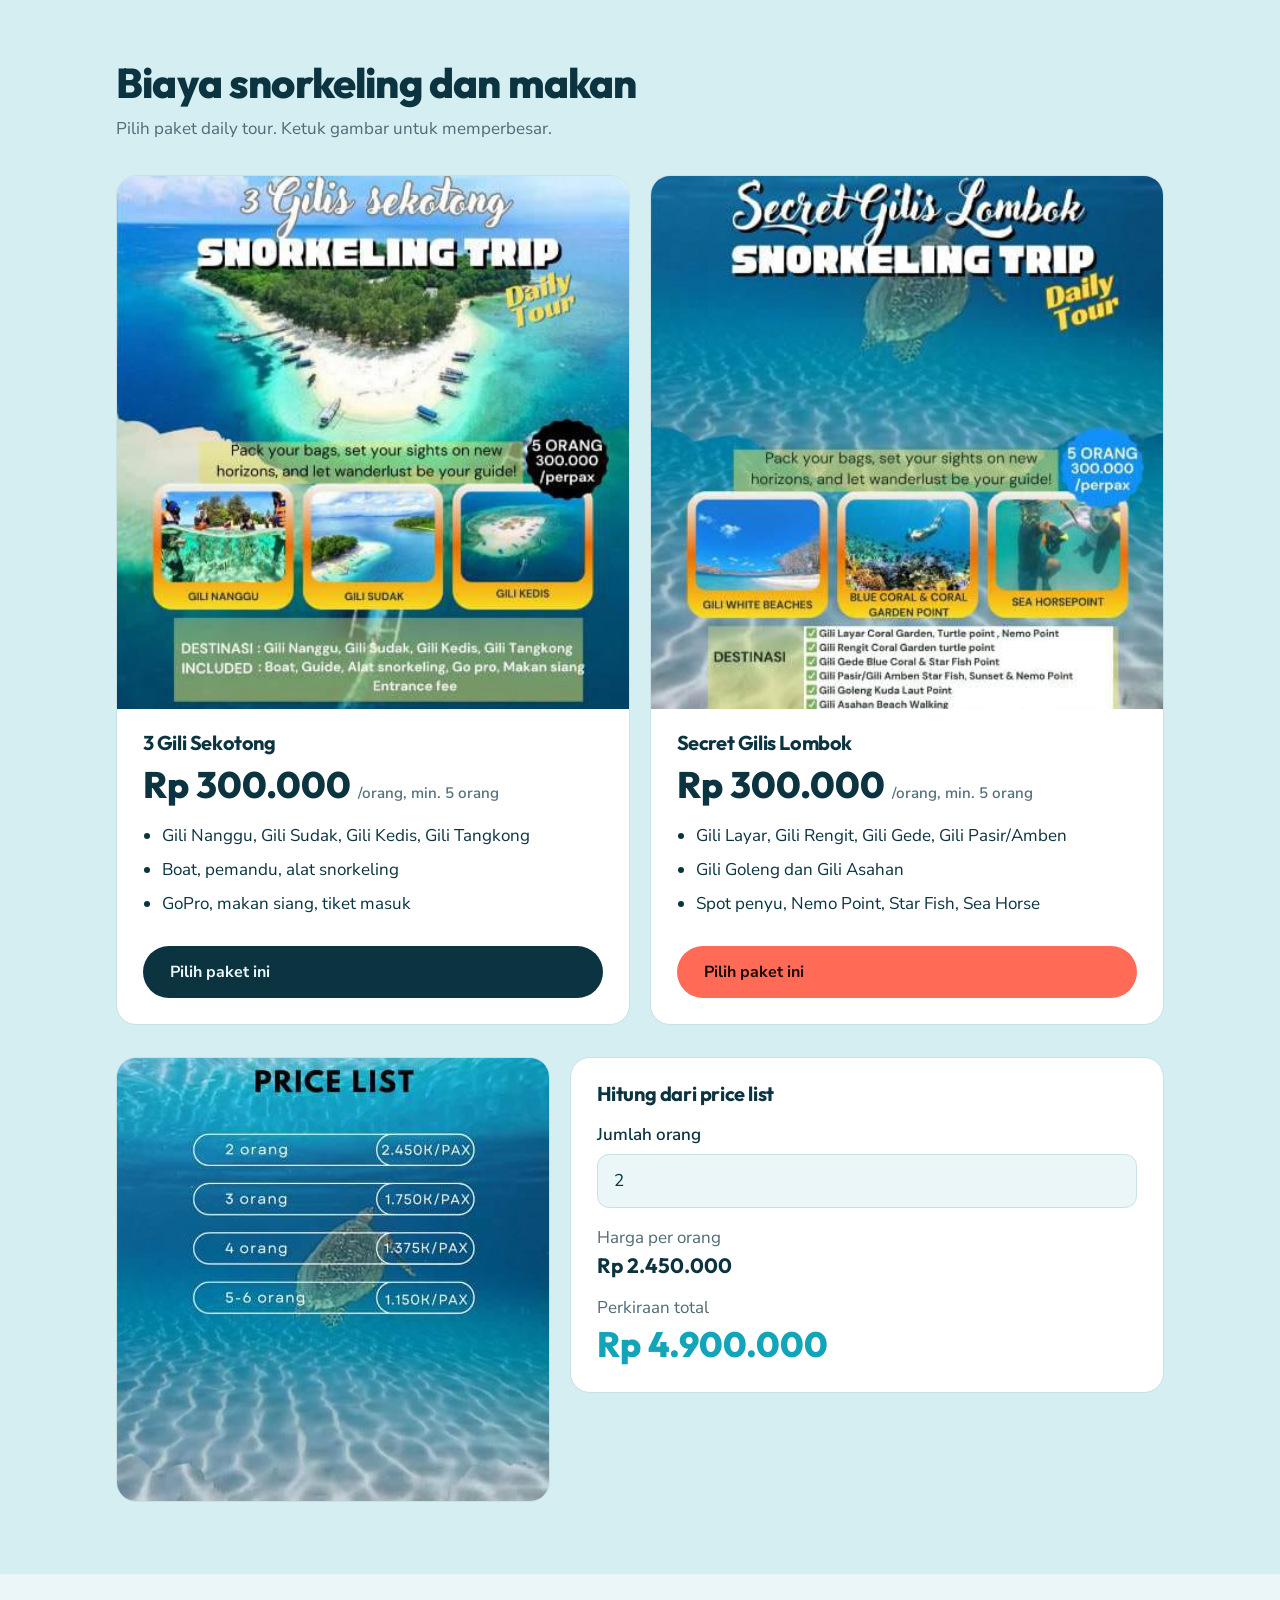
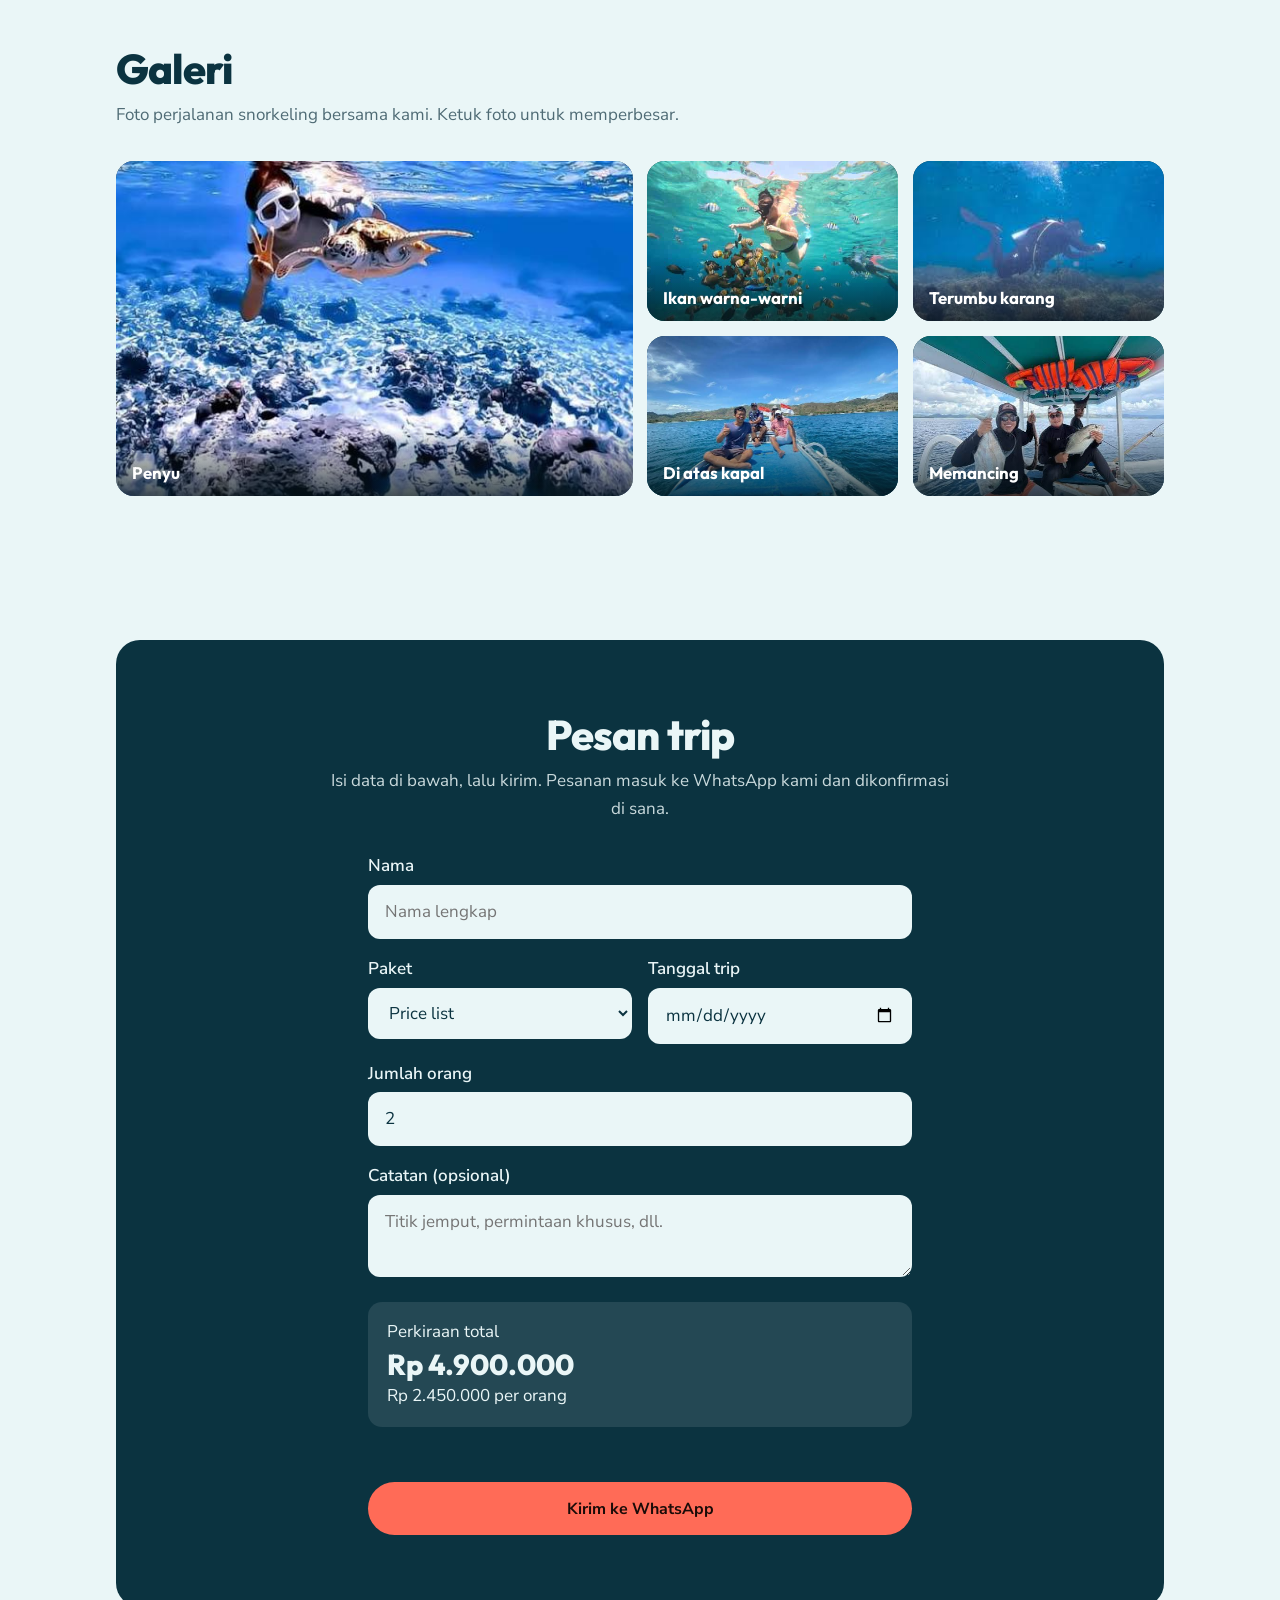
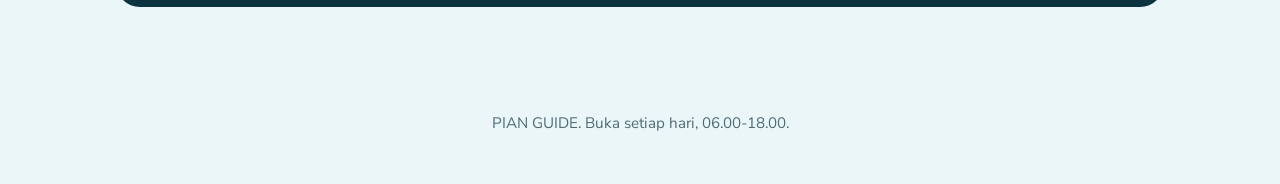
<file: Trip Snorkeling - PIAN GUIDE (2).html>
<!DOCTYPE html>
<html lang="id">
<head>
<meta charset="utf-8">
<meta name="viewport" content="width=device-width, initial-scale=1, viewport-fit=cover">
<title>Trip Snorkeling - PIAN GUIDE</title>
<link href="https://fonts.googleapis.com/css2?family=Outfit:wght@500;700;800&family=Nunito+Sans:wght@400;600&display=swap" rel="stylesheet">
<style>
:root{
  --bg:#EAF6F7;--card:#FFFFFF;--ink:#0B3340;--muted:#4F6B75;--line:#C9E1E5;
  --deep:#0B3340;--sea:#12A4B8;--coral:#FF6B57;--on-coral:#1A0B08;--on-deep:#EAF6F7;
  --head:"Outfit","Trebuchet MS",system-ui,sans-serif;--body:"Nunito Sans",system-ui,-apple-system,"Segoe UI",sans-serif;
  box-sizing:border-box;padding-top:env(safe-area-inset-top,0px);padding-bottom:env(safe-area-inset-bottom,0px)
}
@media (prefers-color-scheme:dark){:root:not([data-theme="light"]){--bg:#071D26;--card:#0E2B37;--ink:#E4F3F5;--muted:#93B3BC;--line:#1B4251;--deep:#04141B;--sea:#3CC8DB}}
:root[data-theme="dark"]{--bg:#071D26;--card:#0E2B37;--ink:#E4F3F5;--muted:#93B3BC;--line:#1B4251;--deep:#04141B;--sea:#3CC8DB}
html{scroll-behavior:smooth;scroll-padding-top:5rem}
*,*::before,*::after{box-sizing:border-box}
body{margin:0;background:var(--bg);color:var(--ink);font:400 1.0625rem/1.65 var(--body)}
a{color:inherit}
:focus-visible{outline:3px solid var(--coral);outline-offset:3px;border-radius:6px}
.wrap{max-width:68rem;margin:0 auto;padding:0 1.25rem}
h1,h2,h3{font-family:var(--head);line-height:1.1;margin:0;letter-spacing:-.02em}
h2{font-weight:800;font-size:clamp(1.8rem,4.5vw,2.6rem);margin-bottom:.6rem}
h3{font-weight:700;font-size:1.25rem}
p{margin:0 0 1rem;max-width:62ch}.muted{color:var(--muted)}
.top{position:sticky;top:0;z-index:10;background:color-mix(in srgb,var(--deep) 94%,transparent);backdrop-filter:blur(8px);padding-top:env(safe-area-inset-top,0px)}
.top .wrap{display:flex;align-items:center;justify-content:space-between;gap:1rem;padding-block:.8rem}
.logo{display:flex;align-items:center;text-decoration:none;flex-shrink:0;white-space:nowrap}
.logo img{height:44px;width:auto;display:block}
nav{display:flex;gap:.25rem;overflow-x:auto}
nav a{color:var(--on-deep);text-decoration:none;font-weight:600;font-size:.95rem;padding:.45rem .85rem;border-radius:999px;white-space:nowrap}
nav a:hover,nav a:focus-visible{background:rgba(255,255,255,.14)}
nav a.on{background:var(--coral);color:var(--on-coral)}
.hero{background:var(--deep);color:var(--on-deep);position:relative;overflow:hidden;padding:4rem 0 7rem}
.hero h1{font-weight:800;font-size:clamp(2.6rem,9vw,5.8rem);max-width:12ch;animation:rise .9s both cubic-bezier(.2,.8,.2,1)}
.hero p{font-size:1.2rem;margin:1.4rem 0 2rem;opacity:.85}
.btn{display:inline-block;background:var(--coral);color:var(--on-coral);font-weight:700;text-decoration:none;padding:.95rem 1.7rem;border-radius:999px;border:0;font:700 1rem var(--body);cursor:pointer;transition:transform .15s}
.btn:hover{transform:translateY(-2px)}
.btn.line{background:transparent;color:inherit;border:1.5px solid currentColor;margin-left:.5rem}
.wave{position:absolute;left:0;bottom:-1px;width:100%;height:5rem;display:block}
.bubble{position:absolute;border-radius:50%;border:2px solid rgba(255,255,255,.25);animation:float 9s infinite ease-in-out}
section{padding:4.5rem 0}
.steps{list-style:none;padding:0;margin:2rem 0 0;display:grid;gap:1rem;counter-reset:s}
.steps li{counter-increment:s;background:var(--card);border:1.5px solid var(--line);border-radius:16px;padding:1.3rem 1.3rem 1.3rem 4.2rem;position:relative}
.steps li::before{content:counter(s);position:absolute;left:1.2rem;top:1.2rem;width:2.1rem;height:2.1rem;border-radius:50%;background:var(--sea);color:var(--deep);font:800 1rem/2.1rem var(--head);text-align:center}
.steps b{font-family:var(--head);display:block;font-size:1.1rem}
.time{color:var(--sea);font-weight:700;font-size:.95rem}
.prices{display:grid;gap:1.25rem;margin-top:2rem}
.plan{background:var(--card);border:1.5px solid var(--line);border-radius:20px;overflow:hidden;display:flex;flex-direction:column}
.plan img{width:100%;height:auto;display:block;cursor:zoom-in}
.plan .in{padding:1.4rem 1.6rem 1.6rem;display:flex;flex-direction:column;flex:1}
.price{font:800 2.3rem/1 var(--head);margin:.8rem 0 .2rem}.price small{font:600 .95rem var(--body);opacity:.7}
.plan ul{padding-left:1.2rem;margin:1rem 0 1.4rem;flex:1}.plan li{margin-bottom:.35rem}
.pl{margin-top:2rem;display:grid;gap:1.25rem;align-items:start}
.pl img{width:100%;max-width:28rem;height:auto;border-radius:20px;display:block;border:1.5px solid var(--line);cursor:zoom-in}
.calc{background:var(--card);border:1.5px solid var(--line);border-radius:20px;padding:1.6rem;display:grid;gap:1rem}
.calc label{font-weight:600;display:block;margin-bottom:.3rem}
.calc input{width:100%;font:inherit;padding:.75rem 1rem;border-radius:12px;border:1.5px solid var(--line);background:var(--bg);color:var(--ink)}
.total{font:800 2.2rem var(--head);color:var(--sea)}
.gal{display:grid;gap:.9rem;grid-template-columns:1fr 1fr;margin-top:2rem}
.gal figure{position:relative;margin:0;border-radius:18px;overflow:hidden;min-height:10rem;background:var(--deep)}
.gal figure:nth-child(1){grid-column:span 2;min-height:15rem}
.gal img{position:absolute;inset:0;width:100%;height:100%;object-fit:cover;display:block;cursor:zoom-in}
.gal figcaption{position:absolute;left:0;right:0;bottom:0;padding:2rem 1rem .8rem;font:700 1.05rem var(--head);color:#fff;background:linear-gradient(to top,rgba(4,20,27,.75),transparent);pointer-events:none}
.contact{background:var(--deep);color:var(--on-deep);border-radius:24px;padding:3rem 1.5rem;text-align:center}
.contact p{margin-inline:auto;opacity:.85}
.contact form{max-width:34rem;margin:1.8rem auto 0;text-align:left;display:grid;gap:1rem}
.contact label{display:block;font-weight:600;margin-bottom:.3rem}
.contact input,.contact select,.contact textarea{width:100%;font:inherit;padding:.75rem 1rem;border-radius:12px;border:1.5px solid transparent;background:#EAF6F7;color:#0B3340;color-scheme:light}
.contact textarea{resize:vertical;min-height:4.5rem}
.contact .row{display:grid;gap:1rem}
.contact .est{background:rgba(255,255,255,.1);border-radius:14px;padding:1rem 1.2rem}
.contact .est b{display:block;font:800 1.8rem var(--head)}
.contact .err{color:#FFB4A8;min-height:1.4em;margin:0}
.contact .btn{text-align:center}
footer{padding:2rem 0 3rem;text-align:center;color:var(--muted);font-size:.95rem}
.lb{position:fixed;inset:0;z-index:50;background:rgba(4,20,27,.92);display:none;align-items:center;justify-content:center;padding:1rem;cursor:zoom-out}
.lb.open{display:flex}.lb img{max-width:100%;max-height:100%;border-radius:12px}
@keyframes rise{from{opacity:0;transform:translateY(28px)}to{opacity:1;transform:none}}
@keyframes float{50%{transform:translateY(-18px)}}
@media (min-width:52rem){
  .contact .row{grid-template-columns:1fr 1fr}
  .prices{grid-template-columns:repeat(2,1fr)}.pl{grid-template-columns:auto 1fr}
  .gal{grid-template-columns:repeat(4,1fr)}.gal figure:nth-child(1){grid-column:span 2;grid-row:span 2}
  .steps{grid-template-columns:1fr 1fr}.contact{padding:4.5rem}
}
@media (max-width:40rem){.btn.line{margin:.6rem 0 0}}
@media (prefers-reduced-motion:reduce){*{animation:none!important;transition:none!important;scroll-behavior:auto!important}}
</style>
</head>
<body>
<header class="top"><div class="wrap">
  <a class="logo" href="#atas"><img src="pian-guide-logo-light.svg" alt="PIAN GUIDE"></a>
  <nav aria-label="Menu utama">
    <a href="#trip" class="on">Trip Snorkeling</a><a href="#biaya">Biaya</a><a href="#galeri">Galeri</a><a href="#kontak">Pesan</a>
  </nav>
</div></header>

<main id="atas">
  <div class="hero">
    <span class="bubble" style="width:4rem;height:4rem;right:12%;top:18%"></span>
    <span class="bubble" style="width:2rem;height:2rem;right:22%;top:48%;animation-delay:-3s"></span>
    <span class="bubble" style="width:6rem;height:6rem;right:5%;top:56%;animation-delay:-6s"></span>
    <div class="wrap">
      <h1>Berenang bersama ikan-ikan warna-warni.</h1>
      <p>Trip snorkeling seharian lengkap dengan perlengkapan, pemandu, dan makan siang. Cocok untuk pemula.</p>
      <a class="btn" href="#biaya">Lihat biaya</a><a class="btn line" href="#trip">Lihat isi trip</a>
    </div>
    <svg class="wave" viewBox="0 0 1440 80" preserveAspectRatio="none" aria-hidden="true"><path fill="var(--bg)" d="M0 40c120 40 240 40 360 10s240-40 360-10 240 40 360 30 240-40 360-20v30H0z"/></svg>
  </div>

  <section id="trip"><div class="wrap">
    <h2>Trip Snorkeling</h2>
    <p class="muted">Satu hari penuh di laut. Jadwal bisa disesuaikan dengan cuaca dan kondisi ombak.</p>
    <ol class="steps">
      <li><span class="time">07.00</span><b>Kumpul dan briefing</b>Cek perlengkapan, belajar cara memakai masker dan snorkel.</li>
      <li><span class="time">08.00</span><b>Naik kapal ke titik snorkeling</b>Perjalanan sekitar 45 menit menuju spot terumbu karang.</li>
      <li><span class="time">09.00</span><b>Snorkeling sesi pertama</b>Berenang bersama pemandu di area karang yang dangkal.</li>
      <li><span class="time">12.00</span><b>Makan siang</b>Hidangan di pantai atau di atas kapal, sudah termasuk minum.</li>
      <li><span class="time">13.30</span><b>Snorkeling sesi kedua</b>Spot berbeda, ada waktu bebas untuk foto.</li>
      <li><span class="time">15.30</span><b>Kembali ke dermaga</b>Bilas, ganti baju, dan terima foto dokumentasi.</li>
    </ol>
  </div></section>

  <section id="biaya" style="background:color-mix(in srgb,var(--sea) 10%,var(--bg))"><div class="wrap">
    <h2>Biaya snorkeling dan makan</h2>
    <p class="muted">Pilih paket daily tour. Ketuk gambar untuk memperbesar.</p>
    <div class="prices">
      <article class="plan"><img src="[data-uri]" alt="Poster 3 Gili Sekotong Snorkeling Trip: Gili Nanggu, Gili Sudak, Gili Kedis, 5 orang 300.000 per pax" loading="lazy">
        <div class="in"><h3>3 Gili Sekotong</h3><div class="price">Rp 300.000 <small>/orang, min. 5 orang</small></div>
        <ul><li>Gili Nanggu, Gili Sudak, Gili Kedis, Gili Tangkong</li><li>Boat, pemandu, alat snorkeling</li><li>GoPro, makan siang, tiket masuk</li></ul>
        <a class="btn" data-paket="3 Gili Sekotong" href="#kontak" style="background:var(--deep);color:var(--on-deep)">Pilih paket ini</a></div></article>
      <article class="plan"><img src="[data-uri]" alt="Poster Secret Gilis Lombok Snorkeling Trip: Gili White Beaches, Blue Coral, Sea Horse Point, 5 orang 300.000 per pax" loading="lazy">
        <div class="in"><h3>Secret Gilis Lombok</h3><div class="price">Rp 300.000 <small>/orang, min. 5 orang</small></div>
        <ul><li>Gili Layar, Gili Rengit, Gili Gede, Gili Pasir/Amben</li><li>Gili Goleng dan Gili Asahan</li><li>Spot penyu, Nemo Point, Star Fish, Sea Horse</li></ul>
        <a class="btn" data-paket="Secret Gilis Lombok" href="#kontak">Pilih paket ini</a></div></article>
    </div>
    <div class="pl">
      <img src="[data-uri]" alt="Price list per orang: 2 orang 2.450K, 3 orang 1.750K, 4 orang 1.375K, 5-6 orang 1.150K" loading="lazy">
      <form class="calc" onsubmit="return false" aria-label="Hitung biaya">
        <h3>Hitung dari price list</h3>
        <div><label for="jm">Jumlah orang</label><input id="jm" type="number" min="1" max="100" value="2" inputmode="numeric"></div>
        <div><div class="muted">Harga per orang</div><div id="pp" style="font:700 1.3rem var(--head)" aria-live="polite">Rp 2.450.000</div></div>
        <div><div class="muted">Perkiraan total</div><div class="total" id="tt" aria-live="polite">Rp 4.900.000</div></div>
      </form>
    </div>
  </div></section>

  <section id="galeri"><div class="wrap">
    <h2>Galeri</h2>
    <p class="muted">Foto perjalanan snorkeling bersama kami. Ketuk foto untuk memperbesar.</p>
    <div class="gal"><figure><img src="[data-uri]" alt="Bertemu penyu saat snorkeling" loading="lazy"><figcaption>Penyu</figcaption></figure><figure><img src="[data-uri]" alt="Snorkeling di antara ikan warna-warni" loading="lazy"><figcaption>Ikan warna-warni</figcaption></figure><figure><img src="[data-uri]" alt="Penyelam di atas terumbu karang" loading="lazy"><figcaption>Terumbu karang</figcaption></figure><figure><img src="[data-uri]" alt="Tamu menikmati perjalanan di atas kapal" loading="lazy"><figcaption>Di atas kapal</figcaption></figure><figure><img src="[data-uri]" alt="Memancing dari kapal" loading="lazy"><figcaption>Memancing</figcaption></figure></div>
  </div></section>
    <section id="kontak"><div class="wrap">
    <div class="contact">
      <h2>Pesan trip</h2>
      <p>Isi data di bawah, lalu kirim. Pesanan masuk ke WhatsApp kami dan dikonfirmasi di sana.</p>
      <form onsubmit="return false" aria-label="Form pemesanan">
        <div><label for="nm">Nama</label>
          <input id="nm" type="text" autocomplete="name" placeholder="Nama lengkap"></div>
        <div class="row">
          <div><label for="pk">Paket</label>
            <select id="pk">
              <option>Price list</option>
              <option>3 Gili Sekotong</option>
              <option>Secret Gilis Lombok</option>
            </select></div>
          <div><label for="tg">Tanggal trip</label>
            <input id="tg" type="date"></div>
        </div>
        <div><label for="jo">Jumlah orang</label>
          <input id="jo" type="number" min="1" max="100" value="2" inputmode="numeric"></div>
        <div><label for="ct">Catatan (opsional)</label>
          <textarea id="ct" placeholder="Titik jemput, permintaan khusus, dll."></textarea></div>
        <div class="est">Perkiraan total<b id="et">-</b><span id="en"></span></div>
        <p class="err" id="er" role="alert"></p>
        <a class="btn" id="kirim" href="#" target="_blank" rel="noopener">Kirim ke WhatsApp</a>
      </form>
    </div>
  </div></section>
</main>
<footer><div class="wrap">PIAN GUIDE. Buka setiap hari, 06.00-18.00.</div></footer>

<div class="lb" id="lb" role="dialog" aria-label="Gambar diperbesar"><img alt=""></div>

<script>
const jm=document.getElementById('jm'),tt=document.getElementById('tt'),pp=document.getElementById('pp');
const fmt=v=>'Rp '+v.toLocaleString('id-ID');
function harga(n){return n<=2?2450000:n===3?1750000:n===4?1375000:n<=6?1150000:null}
function hitung(){
  const n=Math.max(1,parseInt(jm.value)||1),h=harga(n);
  if(h===null){pp.textContent='Hubungi kami';tt.textContent='Tanya harga';return}
  pp.textContent=fmt(h);tt.textContent=fmt(Math.max(n,2)*h);
}
jm.addEventListener('input',hitung);
const lb=document.getElementById('lb'),lbi=lb.querySelector('img');
document.querySelectorAll('.plan img,.pl img,.gal img').forEach(i=>i.addEventListener('click',()=>{lbi.src=i.src;lbi.alt=i.alt;lb.classList.add('open')}));
lb.addEventListener('click',()=>lb.classList.remove('open'));
addEventListener('keydown',e=>{if(e.key==='Escape')lb.classList.remove('open')});

const WA='6287862232321';
const F={nm:document.getElementById('nm'),pk:document.getElementById('pk'),tg:document.getElementById('tg'),jo:document.getElementById('jo'),ct:document.getElementById('ct')};
const et=document.getElementById('et'),en=document.getElementById('en'),er=document.getElementById('er'),kirim=document.getElementById('kirim');
const d=new Date();F.tg.min=d.getFullYear()+'-'+String(d.getMonth()+1).padStart(2,'0')+'-'+String(d.getDate()).padStart(2,'0');
function estimasi(){
  const n=Math.max(1,parseInt(F.jo.value)||1),p=F.pk.value;
  if(p==='Price list'){const h=harga(n);return h===null?{t:'Tanya harga',n:'Price list berlaku untuk 2-6 orang.'}:{t:fmt(Math.max(n,2)*h),n:fmt(h)+' per orang'}}
  return n>=5?{t:fmt(n*300000),n:'Rp 300.000 per orang'}:{t:'Min. 5 orang',n:'Paket ini mulai dari 5 orang.'};
}
function tglIndo(v){return new Date(v+'T00:00').toLocaleDateString('id-ID',{weekday:'long',day:'numeric',month:'long',year:'numeric'})}
function update(){
  const e=estimasi();et.textContent=e.t;en.textContent=e.n;
  const n=Math.max(1,parseInt(F.jo.value)||1);
  const msg=['Halo PIAN GUIDE, saya mau pesan trip snorkeling.','',
    'Nama: '+(F.nm.value.trim()||'-'),'Paket: '+(F.pk.value==='Price list'?'Sesuai price list':F.pk.value),
    'Tanggal: '+(F.tg.value?tglIndo(F.tg.value):'-'),'Jumlah orang: '+n,'Perkiraan total: '+e.t+(e.n?' ('+e.n+')':''),
    'Catatan: '+(F.ct.value.trim()||'-'),'','Apakah tanggal ini masih tersedia?'].join('\n');
  kirim.href='https://wa.me/'+WA+'?text='+encodeURIComponent(msg);
}
Object.values(F).forEach(el=>{el.addEventListener('input',update);el.addEventListener('change',update)});
kirim.addEventListener('click',ev=>{
  if(!F.nm.value.trim()){ev.preventDefault();er.textContent='Isi nama Anda dulu.';F.nm.focus();return}
  if(!F.tg.value){ev.preventDefault();er.textContent='Pilih tanggal trip dulu.';F.tg.focus();return}
  er.textContent='';
});
document.querySelectorAll('[data-paket]').forEach(a=>a.addEventListener('click',()=>{F.pk.value=a.dataset.paket;update()}));
update();
const links=[...document.querySelectorAll('nav a')];
const io=new IntersectionObserver(es=>es.forEach(e=>{if(e.isIntersecting){links.forEach(l=>l.classList.toggle('on',l.getAttribute('href')==='#'+e.target.id))}}),{rootMargin:'-40% 0px -55% 0px'});
['trip','biaya','galeri','kontak'].forEach(id=>io.observe(document.getElementById(id)));
</script>
</body>
</html>
</file>
<file: style.css>
@import url('https://fonts.googleapis.com/css2?family=Outfit:wght@500;700;800&family=Nunito+Sans:wght@400;600;700&display=swap');

:root{
    --bg:#EAF6F7;
    --card:#FFFFFF;
    --ink:#0B3340;
    --muted:#4F6B75;
    --line:#C9E1E5;
    --deep:#0B3340;
    --sea:#12A4B8;
    --coral:#FF6B57;
    --white:#fff;
}

*{
    box-sizing:border-box;
}

html{
    scroll-behavior:smooth;
}

body{
    margin:0;
    background:var(--bg);
    color:var(--ink);
    font-family:"Nunito Sans",sans-serif;
    font-size:16px;
    line-height:1.6;
}

a{
    color:inherit;
}

.wrap{
    max-width:1100px;
    margin:auto;
    padding:0 20px;
}

h1,h2,h3{
    font-family:"Outfit",sans-serif;
    line-height:1.15;
}

h2{
    font-size:clamp(30px,5vw,42px);
    margin-bottom:10px;
}

.muted{
    color:var(--muted);
}

/* ================= HEADER ================= */

.top{
    position:sticky;
    top:0;
    z-index:100;
    background:rgba(11,51,64,.96);
    backdrop-filter:blur(10px);
}

.top .wrap{
    min-height:70px;
    display:flex;
    align-items:center;
    justify-content:space-between;
    gap:20px;
}

.logo{
    text-decoration:none;
    font-family:"Outfit",sans-serif;
    font-weight:800;
    font-size:25px;
    color:white;
}

.logo span{
    color:var(--coral);
}

nav{
    display:flex;
    gap:6px;
    overflow-x:auto;
}

nav a{
    text-decoration:none;
    color:white;
    font-weight:700;
    padding:9px 15px;
    border-radius:30px;
    white-space:nowrap;
}

nav a:hover,
nav a.active{
    background:var(--coral);
    color:#1A0B08;
}

/* ================= HERO ================= */

.hero{
    position:relative;
    overflow:hidden;
    background:var(--deep);
    color:white;
    padding:100px 0 130px;
}

.hero h1{
    max-width:700px;
    font-size:clamp(42px,8vw,78px);
    margin:0;
}

.hero p{
    max-width:650px;
    font-size:20px;
    opacity:.88;
    margin:25px 0;
}

.btn{
    display:inline-block;
    padding:13px 23px;
    border-radius:30px;
    background:var(--coral);
    color:#1A0B08;
    font-weight:800;
    text-decoration:none;
    border:none;
    cursor:pointer;
    transition:.2s;
}

.btn:hover{
    transform:translateY(-2px);
}

.btn.line{
    margin-left:8px;
    background:transparent;
    border:1px solid white;
    color:white;
}

/* ================= SECTION ================= */

section{
    padding:75px 0;
}

/* ================= STEPS ================= */

.steps{
    list-style:none;
    padding:0;
    margin:35px 0 0;
    display:grid;
    grid-template-columns:repeat(2,1fr);
    gap:18px;
}

.steps li{
    position:relative;
    background:white;
    border:1px solid var(--line);
    border-radius:18px;
    padding:22px 22px 22px 65px;
}

.steps li::before{
    content:counter(item);
    counter-increment:item;
    position:absolute;
    left:20px;
    top:20px;
    width:34px;
    height:34px;
    border-radius:50%;
    background:var(--sea);
    color:white;
    display:flex;
    justify-content:center;
    align-items:center;
    font-weight:800;
}

.steps{
    counter-reset:item;
}

.steps b{
    display:block;
    font-family:"Outfit",sans-serif;
    font-size:19px;
}

.time{
    color:var(--sea);
    font-weight:800;
}

/* ================= PRICE ================= */

.prices{
    display:grid;
    grid-template-columns:repeat(2,1fr);
    gap:25px;
    margin-top:35px;
}

.plan{
    background:white;
    border:1px solid var(--line);
    border-radius:22px;
    overflow:hidden;
    box-shadow:0 8px 25px rgba(11,51,64,.08);
}

.plan img{
    width:100%;
    height:280px;
    object-fit:cover;
    display:block;
    cursor:zoom-in;
}

.plan .in{
    padding:25px;
}

.price{
    color:var(--sea);
    font-family:"Outfit",sans-serif;
    font-size:35px;
    font-weight:800;
    margin:10px 0;
}

.price small{
    font-size:15px;
    color:var(--muted);
}

.plan ul{
    padding-left:20px;
}

.plan li{
    margin-bottom:7px;
}

/* ================= CALCULATOR ================= */

.calc{
    background:white;
    border:1px solid var(--line);
    border-radius:22px;
    padding:25px;
    margin-top:25px;
}

.calc label{
    display:block;
    font-weight:700;
    margin-bottom:7px;
}

.calc input,
.contact input,
.contact select,
.contact textarea{
    width:100%;
    padding:13px 15px;
    border:1px solid var(--line);
    border-radius:12px;
    background:white;
    color:var(--ink);
    font:inherit;
}

.total{
    margin-top:20px;
    font-family:"Outfit",sans-serif;
    font-size:35px;
    color:var(--sea);
    font-weight:800;
}

/* ================= GALLERY ================= */

.gal{
    display:grid;
    grid-template-columns:repeat(4,1fr);
    gap:15px;
    margin-top:35px;
}

.gal figure{
    position:relative;
    height:220px;
    margin:0;
    overflow:hidden;
    border-radius:18px;
    background:var(--deep);
}

.gal figure:first-child{
    grid-column:span 2;
    grid-row:span 2;
    height:455px;
}

.gal img{
    width:100%;
    height:100%;
    object-fit:cover;
    transition:.4s;
    cursor:zoom-in;
}

.gal figure:hover img{
    transform:scale(1.06);
}

.gal figcaption{
    position:absolute;
    left:0;
    right:0;
    bottom:0;
    padding:35px 15px 12px;
    color:white;
    font-weight:800;
    background:linear-gradient(transparent,rgba(0,0,0,.8));
}

/* ================= CONTACT ================= */

.contact{
    background:var(--deep);
    color:white;
    border-radius:25px;
    padding:50px;
}

.contact p{
    opacity:.85;
}

.contact form{
    max-width:650px;
    margin:30px auto 0;
    display:grid;
    gap:18px;
}

.contact label{
    display:block;
    margin-bottom:7px;
    font-weight:700;
}

.contact textarea{
    min-height:120px;
    resize:vertical;
}

.contact .row{
    display:grid;
    grid-template-columns:1fr 1fr;
    gap:18px;
}

.est{
    background:rgba(255,255,255,.1);
    padding:18px;
    border-radius:15px;
}

.est b{
    display:block;
    font-family:"Outfit";
    font-size:30px;
}

.err{
    color:#ffb4a8;
    min-height:25px;
}

/* ================= PAGE TITLE ================= */

.page-title{
    background:var(--deep);
    color:white;
    padding:65px 0;
}

.page-title h1{
    font-size:clamp(40px,7vw,65px);
    margin:0 0 10px;
}

/* ================= FOOTER ================= */

footer{
    padding:35px 0;
    text-align:center;
    color:var(--muted);
}

/* ================= LIGHTBOX ================= */

.lb{
    position:fixed;
    inset:0;
    z-index:999;
    display:none;
    align-items:center;
    justify-content:center;
    padding:20px;
    background:rgba(4,20,27,.94);
}

.lb.open{
    display:flex;
}

.lb img{
    max-width:95%;
    max-height:90%;
    border-radius:15px;
}

/* ================= RESPONSIVE ================= */

@media(max-width:800px){

    .top .wrap{
        flex-direction:column;
        padding:12px 20px;
    }

    nav{
        width:100%;
        justify-content:flex-start;
    }

    .hero{
        padding:70px 0 100px;
    }

    .steps,
    .prices{
        grid-template-columns:1fr;
    }

    .gal{
        grid-template-columns:1fr 1fr;
    }

    .gal figure:first-child{
        grid-column:span 2;
        height:300px;
    }

    .gal figure{
        height:180px;
    }

    .contact{
        padding:30px 20px;
    }

    .contact .row{
        grid-template-columns:1fr;
    }

    .btn.line{
        margin:10px 0 0;
    }
}

@media(max-width:500px){

    .gal{
        grid-template-columns:1fr;
    }

    .gal figure:first-child{
        grid-column:span 1;
    }
}
</file>
